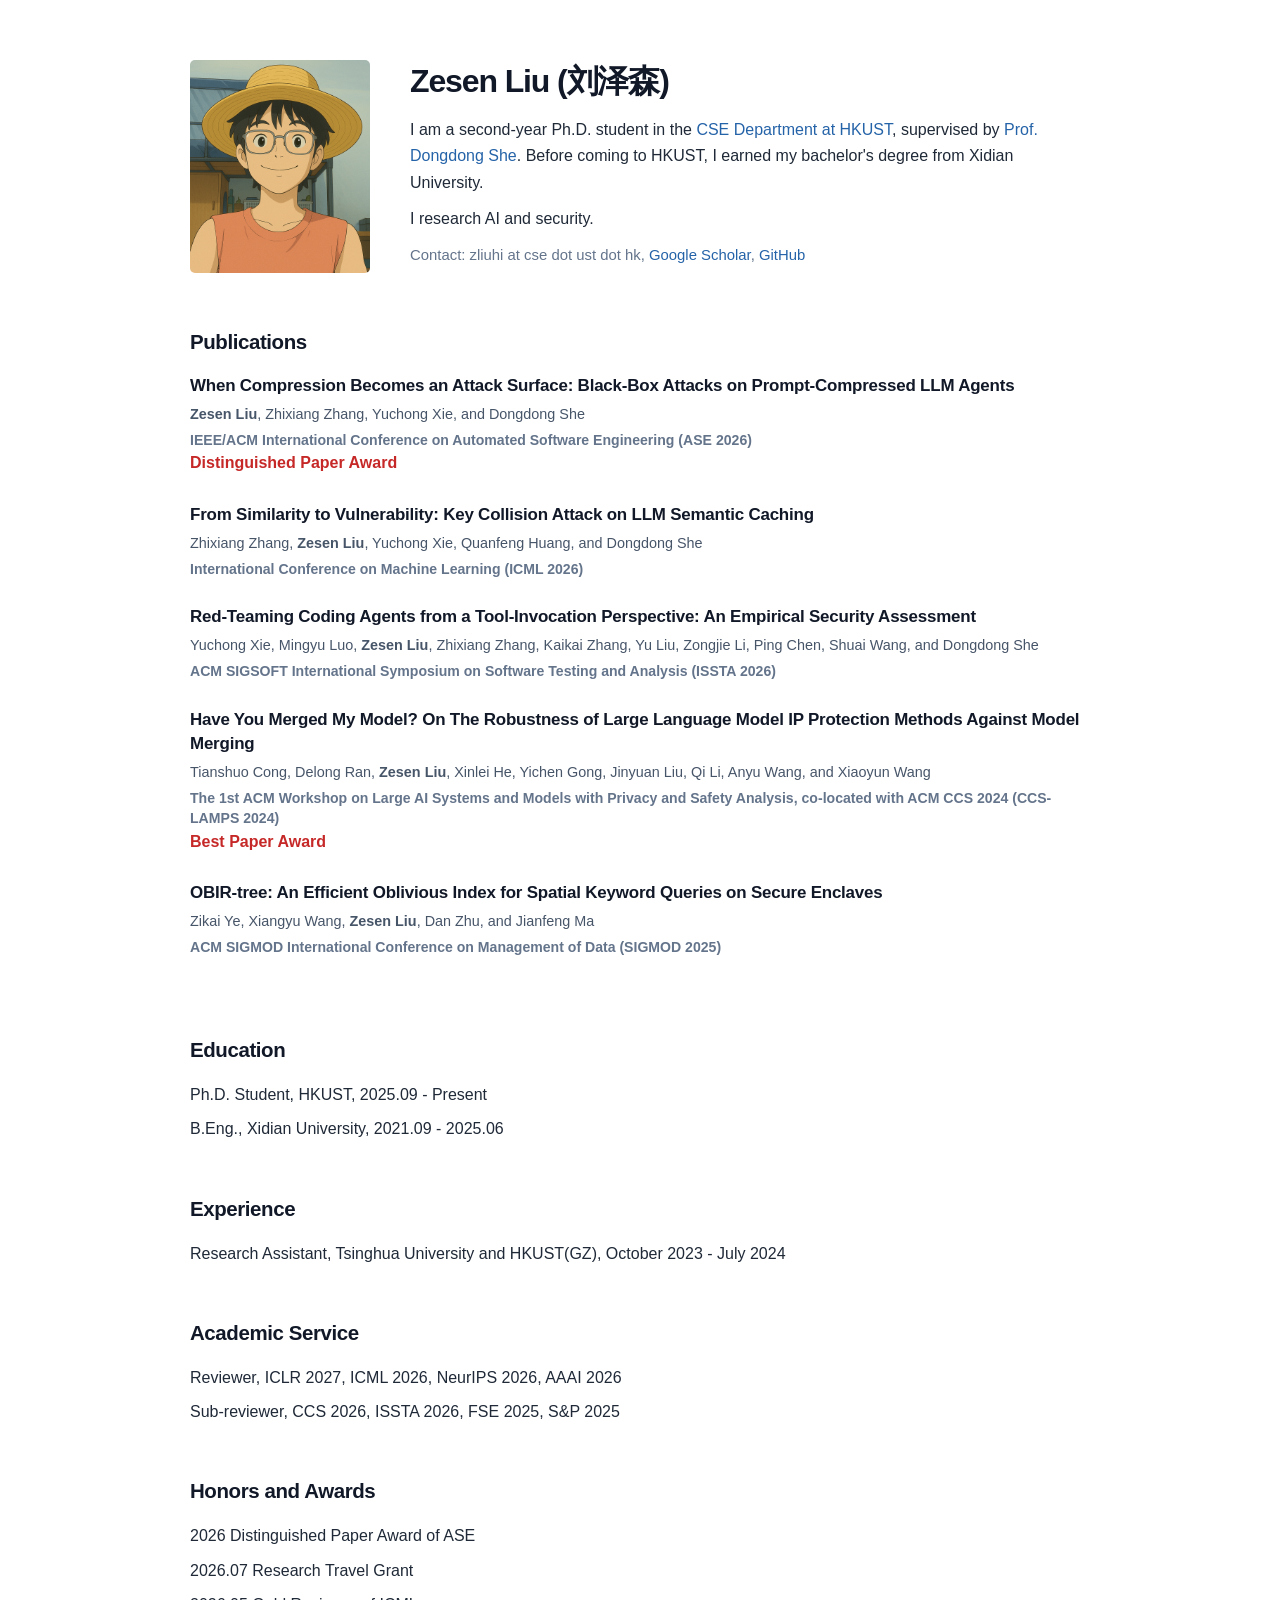
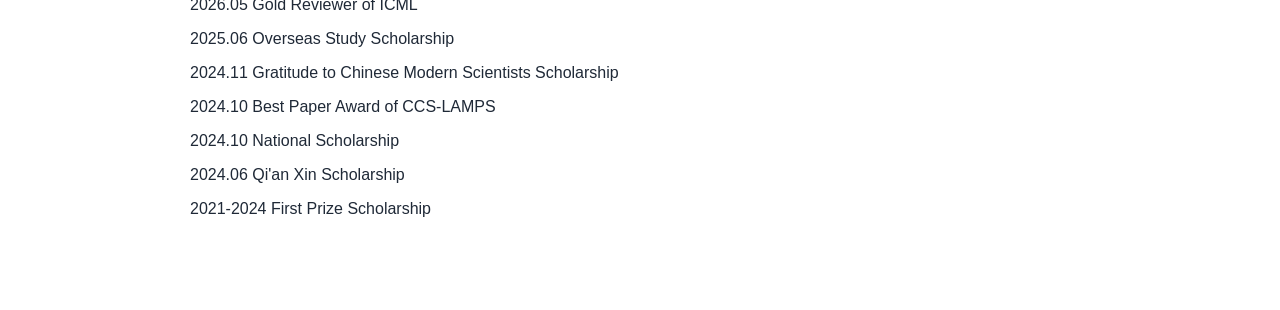
<file: index.html>
<!DOCTYPE html>
<html class="gl-page-background" lang="en">
<head>
<meta charset="utf-8" />
<meta http-equiv="X-UA-Compatible" content="IE=Edge" />
<meta name="viewport" content="width=device-width, initial-scale=1" />
<meta name="robots" content="index, follow" />
<meta http-equiv="Content-Language" content="en" />
<link rel="canonical" href="https://zsliu2003.github.io/" />
<title>Zesen Liu</title>
<link href="assets/styles/gl-common.css" type="text/css" rel="stylesheet" />
<link href="assets/styles/gl-common-day.css" type="text/css" rel="stylesheet" />
<link href="assets/styles/gl-accessible.css" type="text/css" rel="stylesheet" />
<link href="assets/styles/gl-bibtex.css" type="text/css" rel="stylesheet" />
<link href="assets/styles/gl-academic.css?v=9" type="text/css" rel="stylesheet" />
<link href="assets/external/katex.0.11.1/katex.css" type="text/css" rel="stylesheet" />
<meta name="SKYPE_TOOLBAR" content="SKYPE_TOOLBAR_PARSER_COMPATIBLE" />
<meta name="IE_RM_OFF" content="true" />
<meta name="title" content="Zesen Liu" />
<meta name="author" content="Zesen Liu" />
<meta name="description" content="Zesen Liu is a second-year Ph.D. student at HKUST researching AI and security." />
<meta name="created" content="2020-04-21" />
<meta name="format-detection" content="telephone=no" />
<link rel="shortcut icon" href="favicon.ico" type="image/x-icon" />
<link rel="icon" href="favicon.ico" type="image/x-icon" />
<meta name="application-name" content="Zesen Liu" />
<meta name="msapplication-description" content="Zesen Liu is a second-year Ph.D. student at HKUST researching AI and security." />
<meta name="msapplication-TileColor" content="#f2f2f2" />
<meta name="msapplication-square70x70logo" content="https://zsliu2003.github.io/assets/images/tiles/small.jpg" />
<meta name="msapplication-square150x150logo" content="https://zsliu2003.github.io/assets/images/tiles/medium.jpg" />
<meta name="msapplication-wide310x150logo" content="https://zsliu2003.github.io/assets/images/tiles/wide.jpg" />
<meta name="msapplication-square310x310logo" content="https://zsliu2003.github.io/assets/images/tiles/large.jpg" />
<link href="photo2.jpg" rel="photo2" />
<meta property="og:site_name" content="Zesen Liu" />
<meta property="og:type" content="article" />
<meta property="og:title" content="Zesen Liu" />
<meta property="og:locale" content="en" />
<meta property="og:url" content="https://zsliu2003.github.io/" />
<meta property="og:description" content="Zesen Liu is a second-year Ph.D. student at HKUST researching AI and security." />
<meta property="article:published_time" content="2020-04-21" />
<meta property="article:modified_time" content="2026-09-23" />
<meta name="twitter:card" content="summary" />
<meta name="twitter:title" content="Zesen Liu" />
<meta name="twitter:description" content="Zesen Liu is a second-year Ph.D. student at HKUST researching AI and security." />
<meta property="twitter:image" content="https://zsliu2003.github.io/assets/images/hero-image.jpg" />
<script type="text/javascript" src="assets/scripts/common.js"></script>
</head>
<body>
<div class="gl-body-wrapper gl-entry">
<div class="gl-main" role="main">
<div id="post-metadata">
<h1>Zesen Liu (刘泽森)</h1>
</div>
<article id="post-content" class="gl-suppress-deco">
<p><img src="assets/images/photo1.png" alt="Portrait of Zesen Liu" /></p>
<p>I am a second-year Ph.D. student in the <a href="https://cse.hkust.edu.hk/">CSE Department at HKUST</a>, supervised by <a href="https://cse.hkust.edu.hk/~dongdong/">Prof. Dongdong She</a>. Before coming to HKUST, I earned my bachelor&#39;s degree from Xidian University.</p>
<p>I research AI and security.</p>
<p>Contact: zliuhi at cse dot ust dot hk, <a href="https://scholar.google.com/citations?user=8fY3920AAAAJ&amp;hl=zh-CN">Google Scholar</a>, <a href="https://github.com/zsLiu2003">GitHub</a></p>
<h2>Publications</h2>
<style>
.gl-bibtex-entry-extra { color: #c62828; font-weight: 700; }
</style>
<!-- ### Agentic AI and LLM Systems -->
<div class="gl-bibtex-bst-bio">
<div class="gl-bibtex-entry" id="bibitem_">
<div class="gl-bibtex-entry-title"><span class="gl-bibtex-entry-bullet" aria-label="bullet symbol" role="img"><span aria-hidden="true">&#8226;</span> </span><a href="https://arxiv.org/abs/2510.22963" rel="nofollow">When Compression Becomes an Attack Surface: Black-Box Attacks on Prompt-Compressed LLM Agents</a></div>
<div class="gl-bibtex-entry-authors"><span class="gl-bibtex-tex-textbf">Zesen Liu</span>, Zhixiang Zhang, Yuchong Xie, and Dongdong She</div>
<div class="gl-bibtex-entry-info"><span class="gl-bibtex-entry-venue"><span class="gl-bibtex-tex-textbf">IEEE/ACM International Conference on Automated Software Engineering (ASE 2026)</span></span></div>
<div class="gl-bibtex-entry-extra"><span class="gl-bibtex-tex-textbf">Distinguished Paper Award</span></div>
</div>
<div class="gl-bibtex-entry gl-bibtex-notfirstentry" id="bibitem_">
<div class="gl-bibtex-entry-title"><span class="gl-bibtex-entry-bullet" aria-label="bullet symbol" role="img"><span aria-hidden="true">&#8226;</span> </span><a href="https://arxiv.org/abs/2601.23088" rel="nofollow">From Similarity to Vulnerability: Key Collision Attack on LLM Semantic Caching</a></div>
<div class="gl-bibtex-entry-authors">Zhixiang Zhang, <span class="gl-bibtex-tex-textbf">Zesen Liu</span>, Yuchong Xie, Quanfeng Huang, and Dongdong She</div>
<div class="gl-bibtex-entry-info"><span class="gl-bibtex-entry-venue"><span class="gl-bibtex-tex-textbf">International Conference on Machine Learning (ICML 2026)</span></span></div>
</div>
<div class="gl-bibtex-entry gl-bibtex-notfirstentry" id="bibitem_">
<div class="gl-bibtex-entry-title"><span class="gl-bibtex-entry-bullet" aria-label="bullet symbol" role="img"><span aria-hidden="true">&#8226;</span> </span><a href="https://arxiv.org/abs/2509.05755" rel="nofollow">Red-Teaming Coding Agents from a Tool-Invocation Perspective: An Empirical Security Assessment</a></div>
<div class="gl-bibtex-entry-authors">Yuchong Xie, Mingyu Luo, <span class="gl-bibtex-tex-textbf">Zesen Liu</span>, Zhixiang Zhang, Kaikai Zhang, Yu Liu, Zongjie Li, Ping Chen, Shuai Wang, and Dongdong She</div>
<div class="gl-bibtex-entry-info"><span class="gl-bibtex-entry-venue"><span class="gl-bibtex-tex-textbf">ACM SIGSOFT International Symposium on Software Testing and Analysis (ISSTA 2026)</span></span></div>
</div>
<div class="gl-bibtex-entry gl-bibtex-notfirstentry" id="bibitem_">
<div class="gl-bibtex-entry-title"><span class="gl-bibtex-entry-bullet" aria-label="bullet symbol" role="img"><span aria-hidden="true">&#8226;</span> </span><a href="https://dl.acm.org/doi/abs/10.1145/3689217.3690614" rel="nofollow">Have You Merged My Model? On The Robustness of Large Language Model IP Protection Methods Against Model Merging</a></div>
<div class="gl-bibtex-entry-authors">Tianshuo Cong, Delong Ran, <span class="gl-bibtex-tex-textbf">Zesen Liu</span>, Xinlei He, Yichen Gong, Jinyuan Liu, Qi Li, Anyu Wang, and Xiaoyun Wang</div>
<div class="gl-bibtex-entry-info"><span class="gl-bibtex-entry-venue"><span class="gl-bibtex-tex-textbf">The 1st ACM Workshop on Large AI Systems and Models with Privacy and Safety Analysis, co-located with ACM CCS 2024 (CCS-LAMPS 2024)</span></span></div>
<div class="gl-bibtex-entry-extra"><span class="gl-bibtex-tex-textbf">Best Paper Award</span></div>
</div>
<div class="gl-bibtex-entry gl-bibtex-notfirstentry" id="bibitem_">
<div class="gl-bibtex-entry-title"><span class="gl-bibtex-entry-bullet" aria-label="bullet symbol" role="img"><span aria-hidden="true">&#8226;</span> </span><a href="https://dl.acm.org/doi/abs/10.1145/3709708" rel="nofollow">OBIR-tree: An Efficient Oblivious Index for Spatial Keyword Queries on Secure Enclaves</a></div>
<div class="gl-bibtex-entry-authors">Zikai Ye, Xiangyu Wang, <span class="gl-bibtex-tex-textbf">Zesen Liu</span>, Dan Zhu, and Jianfeng Ma</div>
<div class="gl-bibtex-entry-info"><span class="gl-bibtex-entry-venue"><span class="gl-bibtex-tex-textbf">ACM SIGMOD International Conference on Management of Data (SIGMOD 2025)</span></span></div>
</div>
</div><h2>Education</h2>
<ul>
<li>Ph.D. Student, HKUST, 2025.09 - Present</li>
<li>B.Eng., Xidian University, 2021.09 - 2025.06</li>
</ul>
<h2>Experience</h2>
<ul>
<li>Research Assistant, Tsinghua University and HKUST(GZ), October 2023 - July 2024</li>
</ul>
<h2>Academic Service</h2>
<ul>
<li>Reviewer, ICLR 2027, ICML 2026, NeurIPS 2026, AAAI 2026</li>
<li>Sub-reviewer, CCS 2026, ISSTA 2026, FSE 2025, S&amp;P 2025</li>
</ul>
<h2>Honors and Awards</h2>
<ul>
<li>2026 Distinguished Paper Award of ASE</li>
<li>2026.07 Research Travel Grant</li>
<li>2026.05 Gold Reviewer of ICML</li>
<li>2025.06 Overseas Study Scholarship</li>
<li>2024.11 Gratitude to Chinese Modern Scientists Scholarship</li>
<li>2024.10 Best Paper Award of CCS-LAMPS</li>
<li>2024.10 National Scholarship</li>
<li>2024.06 Qi&#39;an Xin Scholarship</li>
<li>2021-2024 First Prize Scholarship</li>
</ul>

</article>
</div>
</div>
<script type="text/javascript">window.GLFinishLoading();</script>
</body>
</html>
</file>
<file: assets/styles/gl-common.css>
/* Display CNY symbol and quotation marks with Micorosft YaHei. */
@font-face
{
    font-family: 'ChSimpPunctSans-YaHei';
    src: local('MicrosoftYaHeiBold'), local('Microsoft YaHei Bold'), local('Microsoft YaHei');
    font-weight: 700;
    unicode-range: U+A5, U+201C, U+201D, U+2018, U+2019;
}
@font-face
{
    font-family: 'ChSimpPunctSans-YaHei';
    src: local('MicrosoftYaHeiRegular'), local('Microsoft YaHei Regular'), local('Microsoft YaHei');
    font-weight: 400;
    unicode-range: U+A5, U+201C, U+201D, U+2018, U+2019;
}
@font-face
{
    font-family: 'ChSimpPunctSans-YaHei';
    src: local('MicrosoftYaHeiLight'), local('Microsoft YaHei Light'), local('Microsoft YaHei');
    font-weight: 300;
    unicode-range: U+A5, U+201C, U+201D, U+2018, U+2019;
}

/* Display CNY symbol, quotation marks and dashes with PingFang SC. */
@font-face
{
    font-family: 'ChSimpPunctSans-PingFangSC';
    src: local('PingFangSC-Semibold'), local('PingFang-SC-Semibold'), local('PingFang SC Semibold');
    font-weight: 600;
    unicode-range: U+A5, U+201C, U+201D, U+2018, U+2019, U+2013, U+2014;
}
@font-face
{
    font-family: 'ChSimpPunctSans-PingFangSC';
    src: local('PingFangSC-Medium'), local('PingFang-SC-Medium'), local('PingFang SC Medium'), local('PingFang SC');
    font-weight: 500;
    unicode-range: U+A5, U+201C, U+201D, U+2018, U+2019, U+2013, U+2014;
}
@font-face
{
    font-family: 'ChSimpPunctSans-PingFangSC';
    src: local('PingFangSC-Regular'), local('PingFang-SC-Regular'), local('PingFang SC Regular'), local('PingFang SC');
    font-weight: 400;
    unicode-range: U+A5, U+201C, U+201D, U+2018, U+2019, U+2013, U+2014;
}
@font-face
{
    font-family: 'ChSimpPunctSans-PingFangSC';
    src: local('PingFangSC-Light'), local('PingFang-SC-Light'), local('PingFang SC Light'), local('PingFang SC');
    font-weight: 300;
    unicode-range: U+A5, U+201C, U+201D, U+2018, U+2019, U+2013, U+2014;
}
@font-face
{
    font-family: 'ChSimpPunctSans-PingFangSC';
    src: local('PingFangSC-Ultralight'), local('PingFang-SC-Ultralight'), local('PingFang SC Ultralight'), local('PingFang SC');
    font-weight: 200;
    unicode-range: U+A5, U+201C, U+201D, U+2018, U+2019, U+2013, U+2014;
}
@font-face
{
    font-family: 'ChSimpPunctSans-PingFangSC';
    src: local('PingFangSC-Thin'), local('PingFang-SC-Thin'), local('PingFang SC Thin'), local('PingFang SC');
    font-weight: 100;
    unicode-range: U+A5, U+201C, U+201D, U+2018, U+2019, U+2013, U+2014;
}

/* Display ellipsis with SimSun. */
@font-face
{
    font-family: 'ChSimpPunctSans-SimSun';
    src: local('NSimSun'), local('SimSun');
    font-weight: 400;
    unicode-range: U+2026;
}

/* Display ellipsis with Songti SC. */
@font-face
{
    font-family: 'ChSimpPunctSans-SongtiSC';
    src: local('STSongti-SC-Black'), local('STSongti SC Black'), local('Songti SC');
    font-weight: 900;
    unicode-range: U+2026;
}
@font-face
{
    font-family: 'ChSimpPunctSans-SongtiSC';
    src: local('STSongti-SC-Bold'), local('STSongti SC Bold'), local('Songti SC');
    font-weight: 700;
    unicode-range: U+2026;
}
@font-face
{
    font-family: 'ChSimpPunctSans-SongtiSC';
    src: local('STSongti-SC-Regular'), local('STSongti SC Regular'), local('Songti SC');
    font-weight: 400;
    unicode-range: U+2026;
}
@font-face
{
    font-family: 'ChSimpPunctSans-SongtiSC';
    src: local('STSongti-SC-Light'), local('STSongti SC Light'), local('Songti SC');
    font-weight: 300;
    unicode-range: U+2026;
}

*
{
    font-family: inherit;
    -moz-box-sizing: inherit;
    -webkit-box-sizing: inherit;
    box-sizing: inherit;
    -ms-high-contrast-adjust: inherit;
}

html
{
    -ms-high-contrast-adjust: auto;
    -moz-box-sizing: border-box;
    -webkit-box-sizing: border-box;
    box-sizing: border-box;
}

html, body
{
    font-size: /* @@ BaseFontSizeNarrow */ 16px /* BaseFontSizeNarrow @@ */;
    line-height: 1.6;
    padding: 0;
    margin: 0;
}

/* [lang]:lang(zh) / [lang]:not(:lang(zh))
** allows us to alter the font fallback stack
** only when the language switches.
*/
html,
[lang]:not(:lang(zh)):not(pre):not(code):not(samp):not(kbd):not(var)
{
    font-family:
        /* @@ LatinSansFont */
            'Segoe UI', 'Helvetica Neue', 'HelveticaNeue', 'Helvetica', 'Arial'
        /* LatinSansFont @@ */,
        /* @@ ChSimpSansFontLow */
            'Microsoft YaHei', 'PingFang SC', 'PingFangSC'
        /* ChSimpSansFontLow @@ */,
        /* @@ EmojiFont */
            'Segoe UI Emoji', 'Segoe UI Symbol', 'Apple Color Emoji', 'AppleColorEmoji'
        /* EmojiFont @@ */,
        sans-serif;
}

html:lang(zh),
[lang]:lang(zh):not(pre):not(code):not(samp):not(kbd):not(var)
{
    font-family:
        /* @@ ChSimpPunctSansFont */
            'ChSimpPunctSans-YaHei', 'ChSimpPunctSans-PingFangSC', 'ChSimpPunctSans-SongtiSC', 'ChSimpPunctSans-SimSun'
        /* ChSimpPunctSansFont @@ */,
        /* @@ LatinSansFont */
            'Segoe UI', 'Helvetica Neue', 'HelveticaNeue', 'Helvetica', 'Arial'
        /* LatinSansFont @@ */,
        /* @@ ChSimpSansFontLow */
            'Microsoft YaHei', 'PingFang SC', 'PingFangSC'
        /* ChSimpSansFontLow @@ */,
        /* @@ EmojiFont */
            'Segoe UI Emoji', 'Segoe UI Symbol', 'Apple Color Emoji', 'AppleColorEmoji'
        /* EmojiFont @@ */,
        sans-serif;
}

.gl-phantom { visibility: hidden; }

.gl-body-wrapper
{
    margin: auto;
    padding: 15px /* @@ PageLeftRightMarginNarrow */ 16px /* PageLeftRightMarginNarrow @@ */;
    max-width: 1024px;
}

#post-metadata > h1 { margin-bottom: 0.4em; }

.dateline, .byline-name { display: inline-block; }

.gl-entry blockquote
{
    border-left-style: solid;
    border-left-width: 0.2em;
    padding: 0 1em;
    margin: 1em 0;
}

.gl-entry table,
.gl-entry p
{
    margin-top: 1em;
    margin-bottom: 1em;
}

.gl-entry mark
{
    -ms-high-contrast-adjust: none !important;
}

.gl-entry cite:lang(zh) { font-style: normal; }

.gl-entry pre
{
    border-radius: 2px;
    padding: 1em;
    line-height: 1.2;
    -ms-word-break: break-all;
    word-break: break-all;
    -ms-word-wrap: break-word;
    word-wrap: break-word;
    white-space: -pre-wrap;
    white-space: -o-pre-wrap;
    white-space: -moz-pre-wrap;
    white-space: pre-wrap;
}
.gl-entry pre,
.gl-entry code,
.gl-entry samp,
.gl-entry kbd
{
    -ms-word-break: break-all;
    word-break: break-all;
    -ms-word-wrap: break-word;
    word-wrap: break-word;
    white-space: -pre-wrap;
    white-space: -o-pre-wrap;
    white-space: -moz-pre-wrap;
    white-space: pre-wrap;
    font-family:
        /* @@ LatinMonoFont */
            'Consolas', 'Menlo', 'Courier New', 'Courier'
        /* LatinMonoFont @@ */,
        /* @@ ChSimpMonoFontLow */
            'Microsoft YaHei', 'PingFang SC', 'PingFangSC'
        /* ChSimpMonoFontLow @@ */,
        /* @@ EmojiFont */
            'Segoe UI Emoji', 'Segoe UI Symbol', 'Apple Color Emoji', 'AppleColorEmoji'
        /* EmojiFont @@ */,
        monospace;
}
.gl-entry var
{
    -ms-word-break: break-all;
    word-break: break-all;
    font-family:
        /* @@ LatinSerifFont */
            'Georgia', 'Times New Roman'
        /* LatinSerifFont @@ */,
        /* @@ ChSimpSerifFont */
            'STZhongsong', 'STSongTi', 'STFangSong', 'SimSun'
        /* ChSimpSerifFont @@ */,
        /* @@ EmojiFont */
            'Segoe UI Emoji', 'Segoe UI Symbol', 'Apple Color Emoji', 'AppleColorEmoji'
        /* EmojiFont @@ */,
        serif;
    font-style: italic;
}
.gl-entry pre,
.gl-entry code,
.gl-entry samp,
.gl-entry kbd,
.gl-entry var
{
    -ms-word-break: break-all;
    word-break: break-all;
    -ms-word-wrap: break-word;
    word-wrap: break-word;
    white-space: -pre-wrap;
    white-space: -o-pre-wrap;
    white-space: -moz-pre-wrap;
    white-space: pre-wrap;
}
.gl-entry :not(pre) > code,
.gl-entry :not(pre) > samp,
.gl-entry kbd
{
    border-radius: 2px;
    padding: 0.1em 0.2em;
}
.gl-entry kbd
{
    border: 1px solid transparent;
    border-bottom-width: 2px;
    border-bottom-style: solid;
}

.gl-entry h1
{
    border-bottom-style: solid;
    border-bottom-width: 1px;
    font-size: 2em;
}
.gl-entry h2
{
    border-bottom-style: solid;
    border-bottom-width: 1px;
    font-size: 1.6em;
}
.gl-entry h1, .gl-entry h2 { padding-bottom: 0.1em; }
.gl-entry h3 { font-size: 1.4em; }
.gl-entry h4 { font-size: 1.3em; }
.gl-entry h5 { font-size: 1.2em; }
.gl-entry h6 { font-size: 1.1em; }
.gl-entry h1, .gl-entry h2, .gl-entry h3,
.gl-entry h4, .gl-entry h5, .gl-entry h6
{
    font-weight: 600;
    margin: 0.5em 0;
    padding-bottom: 0.2em;
    line-height: 1.4;
}
.gl-entry h1 { margin-top: 0; }

.gl-entry h1, .gl-entry h2, .gl-entry h3,
.gl-entry h4, .gl-entry h5, .gl-entry h6,
.gl-entry table > thead
{
    /* @@ AvoidBreakAfter */
-webkit-column-break-after: avoid;
-webkit-break-after: avoid;
page-break-after: avoid;    
break-after: avoid;
    /* AvoidBreakAfter @@ */
}

.gl-entry ol > li:first-child + li,
.gl-entry ul > li:first-child + li,
.gl-entry table > tbody > tr:first-child + tr
{
    /* @@ AvoidBreakBefore */
-webkit-page-break-before: avoid;
-webkit-column-break-before: avoid;
-webkit-region-break-before: avoid;
page-break-before: avoid;
break-before: avoid;
    /* AvoidBreakBefore @@ */
}

.gl-entry table
{
    border-collapse: collapse;
}

.gl-entry table > thead > tr > th, .gl-entry table > tbody > tr > td
{
    border-width: 1px;
    border-style: solid;
    padding: 0.2em 1em;
}

.gl-entry abbr[title]
{
    cursor: help;
    text-decoration: none;
}

.gl-entry abbr.obscure-abbr[title]
{
    border-bottom: 1px dotted;
}

.gl-entry em:lang(zh)
{
    font-style: normal;
    border-bottom: 3px double;
}

.gl-entry .gl-small-caps
{
    font-variant: small-caps;
}

.gl-entry u
{
    text-decoration: none;
}

.gl-entry u[gl-unusual="ungrammatical"],
.gl-entry u[gl-unusual="misspelled"]
{
    border-bottom-width: 1px;
    border-bottom-style: dashed;
}

.gl-entry u[gl-unusual="ungrammatical"]::before
{
    content: '* ';
}

.gl-entry u[gl-unusual="proper-noun"]:lang(zh)
{
    border-bottom: 1px solid;
}

/* A dead person's name is in a box in Chinese. */
.gl-entry u[gl-unusual="dead"]:lang(zh)
{
    border: 1px solid;
    padding: 0 0.2em 0.1em 0.2em;
}

.gl-entry a { text-decoration: none; }
.gl-entry a[href]:hover { text-decoration: underline; }

.gl-entry a[target="_blank"]::after
{
    content: ' ↗';
    font-family: /* @@ ArrowFont */ 'Calibri', 'Segoe UI Symbol', 'Segoe UI Emoji', '.LucidaGrandeUI-Bold', 'Lucida Grande', 'Menlo', 'Apple Color Emoji', 'AppleColorEmoji' /* ArrowFont @@ */;
}

.gl-entry figcaption > a::before,
.gl-entry figcaption > a::after,
.gl-entry a.gl-suppress-deco::before,
.gl-entry a.gl-suppress-deco::after,
.gl-entry .gl-suppress-deco a::before,
.gl-entry .gl-suppress-deco a::after,
footer a::before,
footer a::after
{
    content: '' !important;
}

footer
{
    clear: both;
    text-align: center;
}
footer.gl-footer-far
{
    margin-top: 2em;
    margin-bottom: 2em;
}
footer.gl-footer-near
{
    margin-top: 0;
    margin-bottom: 2em;
}
footer > *:not(.gl-preserved-dummy-class)
{
    margin: 0.5em 0.5em 0 0.5em;
}

.gl-image-box
{
    margin: 0;
    padding: 1em;
    text-align: center;
    /* @@ AvoidBreakInside */
-webkit-column-break-inside: avoid;
-webkit-break-inside: avoid;
page-break-inside: avoid;
break-inside: avoid;
    /* AvoidBreakInside @@ */
}

.gl-image-box *
{
    /* @@ AvoidBreakBefore */
-webkit-page-break-before: avoid;
-webkit-column-break-before: avoid;
-webkit-region-break-before: avoid;
page-break-before: avoid;
break-before: avoid;
    /* AvoidBreakBefore @@ */
    /* @@ AvoidBreakInside */
-webkit-column-break-inside: avoid;
-webkit-break-inside: avoid;
page-break-inside: avoid;
break-inside: avoid;
    /* AvoidBreakInside @@ */
    /* @@ AvoidBreakAfter */
-webkit-column-break-after: avoid;
-webkit-break-after: avoid;
page-break-after: avoid;    
break-after: avoid;
    /* AvoidBreakAfter @@ */
}

.katex-display
{
    /* @@ AvoidBreakInside */
-webkit-column-break-inside: avoid;
-webkit-break-inside: avoid;
page-break-inside: avoid;
break-inside: avoid;
    /* AvoidBreakInside @@ */
}

.katex-display *
{
    /* @@ AvoidBreakBefore */
-webkit-page-break-before: avoid;
-webkit-column-break-before: avoid;
-webkit-region-break-before: avoid;
page-break-before: avoid;
break-before: avoid;
    /* AvoidBreakBefore @@ */
    /* @@ AvoidBreakInside */
-webkit-column-break-inside: avoid;
-webkit-break-inside: avoid;
page-break-inside: avoid;
break-inside: avoid;
    /* AvoidBreakInside @@ */
    /* @@ AvoidBreakAfter */
-webkit-column-break-after: avoid;
-webkit-break-after: avoid;
page-break-after: avoid;    
break-after: avoid;
    /* AvoidBreakAfter @@ */
}

.gl-float-always-left { float: left; }
.gl-float-always-right { float: right; }

@-webkit-keyframes targeted
{
    17% { opacity: 0; }
    33% { opacity: 1; }
    50% { opacity: 0; }
    67% { opacity: 1; }
    83% { opacity: 0; }
}
@-moz-keyframes targeted
{
    17% { opacity: 0; }
    33% { opacity: 1; }
    50% { opacity: 0; }
    67% { opacity: 1; }
    83% { opacity: 0; }
}
@-o-keyframes targeted
{
    17% { opacity: 0; }
    33% { opacity: 1; }
    50% { opacity: 0; }
    67% { opacity: 1; }
    83% { opacity: 0; }
}
@keyframes targeted
{
    17% { opacity: 0; }
    33% { opacity: 1; }
    50% { opacity: 0; }
    67% { opacity: 1; }
    83% { opacity: 0; }
}

body.gl-targeted-animation *:target
{
    -webkit-animation: targeted 1200ms 120ms;
    -moz-animation: targeted 1200ms 120ms;
    -o-animation: targeted 1200ms 120ms;
    animation: targeted 1200ms 120ms;
}

.gl-reset-animations
{
    -webkit-animation: none !important;
    -moz-animation: none !important;
    -o-animation: none !important;
    animation: none !important;
}

@media (min-resolution: 140dpi)
{
    html,
    [lang]:not(:lang(zh)):not(pre):not(code):not(samp):not(kbd):not(var)
    {
        font-family:
            /* @@ LatinSansFont */
                'Segoe UI', 'Helvetica Neue', 'HelveticaNeue', 'Helvetica', 'Arial'
            /* LatinSansFont @@ */,
            /* @@ ChSimpSansFontHigh */
                'DengXian', 'Microsoft YaHei', 'PingFang SC', 'PingFangSC'
            /* ChSimpSansFontHigh @@ */,
            /* @@ EmojiFont */
                'Segoe UI Emoji', 'Segoe UI Symbol', 'Apple Color Emoji', 'AppleColorEmoji'
            /* EmojiFont @@ */,
            sans-serif;
    }
    html:lang(zh),
    [lang]:lang(zh):not(pre):not(code):not(samp):not(kbd):not(var)
    {
        font-family:
            /* @@ ChSimpPunctSansFont */
                'ChSimpPunctSans-YaHei', 'ChSimpPunctSans-PingFangSC', 'ChSimpPunctSans-SongtiSC', 'ChSimpPunctSans-SimSun'
            /* ChSimpPunctSansFont @@ */,
            /* @@ LatinSansFont */
                'Segoe UI', 'Helvetica Neue', 'HelveticaNeue', 'Helvetica', 'Arial'
            /* LatinSansFont @@ */,
            /* @@ ChSimpSansFontHigh */
                'DengXian', 'Microsoft YaHei', 'PingFang SC', 'PingFangSC'
            /* ChSimpSansFontHigh @@ */,
            /* @@ EmojiFont */
                'Segoe UI Emoji', 'Segoe UI Symbol', 'Apple Color Emoji', 'AppleColorEmoji'
            /* EmojiFont @@ */,
            sans-serif;
    }
    .gl-entry code,
    .gl-entry samp,
    .gl-entry kbd
    {
        font-family:
            /* @@ LatinMonoFont */
                'Consolas', 'Menlo', 'Courier New', 'Courier'
            /* LatinMonoFont @@ */,
            /* @@ ChSimpMonoFontHigh */
                'DengXian', 'Microsoft YaHei', 'PingFang SC', 'PingFangSC'
            /* ChSimpMonoFontHigh @@ */,
            /* @@ EmojiFont */
                'Segoe UI Emoji', 'Segoe UI Symbol', 'Apple Color Emoji', 'AppleColorEmoji'
            /* EmojiFont @@ */,
            monospace;
    }
}

@media not all and (min-width: 500px)
{
    .gl-wide-only
    {
        display: none !important;
    }
}

@media all and (min-width: 500px)
{
    html, body
    {
        font-size: /* @@ BaseFontSizeWide */ 16px /* BaseFontSizeWide @@ */;
    }
    .gl-body-wrapper
    {
        padding: 20px /* @@ PageLeftRightMarginWide */ 2.5vw /* PageLeftRightMarginWide @@ */;
    }
    .gl-narrow-only
    {
        display: none !important;
    }
    .gl-float-left
    {
        float: left;
    }
    .gl-float-right
    {
        float: right;
    }
}

.gl-horizontal-only
{
    display: none !important;
}

@media not print
{
    .gl-print-only
    {
        display: none !important;
    }
}

@media print
{
    html
    {
        -ms-high-contrast-adjust: none !important;
    }
    body
    {
        -ms-zoom: 90%;
        zoom: 90%;
    }
    .gl-print-forbidden
    {
        display: none !important;
    }
    .gl-body-wrapper
    {
        margin: 0 !important;
        padding: 0 !important;
    }
    .gl-entry abbr.obscure-abbr[title]
    {
        border-bottom: none;
    }
    .gl-entry abbr.obscure-abbr[title]::after
    {
        content: " (" attr(title) ")";
    }
    .gl-entry abbr.obscure-abbr[title]:lang(zh)::after
    {
        content: "（" attr(title) "）";
    }
    footer
    {
        margin-bottom: 0 !important;
    }
    .gl-entry a[href]::after
    {
        content: ' 🔗';
        font-family: /* @@ SymbolFont */ 'Segoe UI Symbol', 'Segoe UI Emoji', 'Helvetica Neue', 'HelveticaNeue', 'Helvetica', 'Apple Color Emoji', 'AppleColorEmoji' /* SymbolFont @@ */;
    }
    .gl-entry a[target="_blank"]::after
    {
        content: ' ↗';
        font-family: /* @@ ArrowFont */ 'Calibri', 'Segoe UI Symbol', 'Segoe UI Emoji', '.LucidaGrandeUI-Bold', 'Lucida Grande', 'Menlo', 'Apple Color Emoji', 'AppleColorEmoji' /* ArrowFont @@ */;
    }
    .gl-entry a[href^="javascript:"]::after
    {
        content: ' 📜';
        font-family: /* @@ SymbolFont */ 'Segoe UI Symbol', 'Segoe UI Emoji', 'Helvetica Neue', 'HelveticaNeue', 'Helvetica', 'Apple Color Emoji', 'AppleColorEmoji' /* SymbolFont @@ */;
    }
}

.gl-horizontal-forbidden
{
    display: none !important;
}

/* Manifest errors. */
.gl-blog-warning
{
    background: white !important;
    padding-left: 0.2em !important;
    padding-right: 0.2em !important;
    border: solid 1px red !important;
    color: red !important;
    font-weight: bold !important;
    font-family: Georgia, 'Times New Roman', Times, serif !important;
    -ms-high-contrast-adjust: none !important;
}
.gl-blog-warning > code
{
    -ms-high-contrast-adjust: auto !important;
    font-family: 'Consolas', 'Menlo', 'Courier New', 'Courier', monospace !important;
}
</file>
<file: assets/styles/gl-common-day.css>
/* Edge (Chromium) sets the background of <body> under High
** Contrast mode even if -ms-high-contrast-adjust: none;
** is effective on <body>. This makes sure if I manually
** disable -ms-high-contrast-adjust on <html> tag, I get
** normal palette with High Contrast layout.
*/
body, .gl-page-background { background: #FAFAFA; }

.gl-entry { color: #111; }
.gl-entry-metadata-box { color: #5a5a5a; }

.gl-entry mark
{
    background: yellow;
    color: black;
}

.gl-entry u[gl-unusual="ungrammatical"]
{
    border-bottom-color: #24d;
}
.gl-entry u[gl-unusual="misspelled"]
{
    border-bottom-color: #d24;
}

.gl-entry pre
{
    background: #EEE;
    color: black;
}
.gl-entry :not(pre) > code
{
    background: #f9f2f4;
    color: #c7254e;
}
.gl-entry :not(pre) > samp
{
    background: #ebfaeb;
    color: #0b8e0b;
}
.gl-entry kbd
{
    color: black;
    background: #dedede;
    border-color: #dedede;
    border-bottom-color: #999;
}
.gl-entry blockquote
{
    border-color: #777;
    color: #444;
}

.gl-entry h1, .gl-entry h2 { border-color: #CCC; }

.gl-entry table > thead > tr > th, .gl-entry table > tbody > tr > td
{ border-color: #CCC; }

.gl-entry table:not(.gl-suppress-banding) > tbody > tr:nth-child(2n+5),
.gl-entry table:not(.gl-suppress-banding) > tbody > tr:first-child:not(:nth-last-child(-n+3)),
.gl-entry table:not(.gl-suppress-banding) > tbody > tr:nth-child(3):not(:last-child)
{ background-color: rgba(0, 0, 0, 0.02); }

/* Main color inferred by Windows from BLEU DE CHANEL picutres. */
.gl-entry a[href]:link { color: #0078d7; }
.gl-entry a[href]:visited { color: #0078d7; }
.gl-entry a[href]:hover { color: #0078d7; }
.gl-entry a[href]:active { color: #004275; }

.gl-entry footer
{
    color: #555;
}

.gl-entry .gl-light-theme-forbidden { display: none !important; }

@media print
{
    /* Some browsers don't print background graphics.
     * Make sure highlighted content is identifiable.
     * This style mimics that in High Contrast mode.
     */
    .gl-entry mark
    {
        border-width: 2px;
        border-style: solid;
        border-color: goldenrod;
        font-weight: bolder;
        padding: 0 0.2em 0.1em 0.2em;
    }
    body, .gl-page-background { background: white; }
    /* Explicitly specify the colours to avoid interference from High Contrast.
     * These values are always used when printing -- dark theme is not applied for printing.
     */
    .gl-entry-metadata-box a[href][href]:link { color: #5a5a5a; }
    .gl-entry-metadata-box a[href][href]:hover { color: #5a5a5a; }
    .gl-entry-metadata-box a[href][href]:visited { color: #5a5a5a; }
    .gl-entry-metadata-box a[href][href]:active { color: #5a5a5a; }
    .gl-entry blockquote figcaption a[href][href]:link { color: #444; }
    .gl-entry blockquote figcaption a[href][href]:hover { color: #444; }
    .gl-entry blockquote figcaption a[href][href]:visited { color: #444; }
    .gl-entry blockquote figcaption a[href][href]:active { color: #444; }
    .gl-entry figcaption a[href][href]:link { color: #222; }
    .gl-entry figcaption a[href][href]:hover { color: #222; }
    .gl-entry figcaption a[href][href]:visited { color: #222; }
    .gl-entry figcaption a[href][href]:active { color: #222; }
    footer a[href][href]:link { color: #222; }
    footer a[href][href]:hover { color: #222; }
    footer a[href][href]:visited { color: #222; }
    footer a[href][href]:active { color: #222; }
}
</file>
<file: assets/styles/gl-accessible.css>
.katex * { -ms-high-contrast-adjust: none !important; }
.katex annotation { display: none !important; }

@media screen and (-ms-high-contrast: active),
       screen and (-ms-high-contrast: black-on-white),
       screen and (-ms-high-contrast: white-on-black)
{
    /* Higher specificity. */
    html .gl-entry mark
    {
        border-width: 2px;
        border-style: dotted;
        border-color: Highlight;
        background: HighlightText;
        color: Highlight;
        font-weight: bolder;
        padding: 0 0.2em 0.1em 0.2em;
    }
    .gl-entry pre,
    .gl-entry :not(pre) > code,
    .gl-entry :not(pre) > samp
    {
        border-width: 1px;
        border-style: solid;
    }
    .gl-entry kbd
    {
        border-bottom-width: 4px;
    }
    .gl-entry blockquote
    {
        border-style: solid;
        border-width: 1px 1px 1px 4px;
    }
    .gl-entry a[href] { text-decoration: underline; }
}

/* if active, forbidden must be hidden.
 * if not active, fallback, active, wob, bow must be hidden.
 * if not wob, wob must be hidden.
 * if not bow, bow must be hidden.
 * if wob or bow, fallback must be hidden.
 */
@media screen and (-ms-high-contrast: active)
{
    .gl-accessible-high-contrast-forbidden { display: none !important; }
}
@media not all and (-ms-high-contrast: active)
{
    .gl-accessible-high-contrast-fallback,
    .gl-accessible-high-contrast-active
    { display: none !important; }

    .gl-entry blockquote > :first-child,
    .gl-entry blockquote > :not(p):first-child > :first-child,
    .gl-entry blockquote > :not(p):first-child > :not(p):first-child > :first-child,
    .gl-entry blockquote > :not(p):first-child > :not(p):first-child > :not(p):first-child > :first-child,
    .gl-entry blockquote > :not(p):first-child > :not(p):first-child > :not(p):first-child > :not(p):first-child > :first-child
    { margin-top: 0; }

    .gl-entry blockquote > :last-child,
    .gl-entry blockquote > :not(p):last-child > :last-child,
    .gl-entry blockquote > :not(p):last-child > :not(p):last-child > :last-child,
    .gl-entry blockquote > :not(p):last-child > :not(p):last-child > :not(p):last-child > :last-child,
    .gl-entry blockquote > :not(p):last-child > :not(p):last-child > :not(p):last-child > :not(p):last-child > :last-child
    { margin-bottom: 0; }
}
@media not all and (-ms-high-contrast: white-on-black)
{
    .gl-accessible-high-contrast-white-on-black { display: none !important; }
}
@media not all and (-ms-high-contrast: black-on-white)
{
    .gl-accessible-high-contrast-black-on-white { display: none !important; }
}
@media screen and (-ms-high-contrast: white-on-black),
       screen and (-ms-high-contrast: black-on-white)
{
    .gl-accessible-high-contrast-forbidden,
    .gl-accessible-high-contrast-fallback
    { display: none !important; }
}

/* high contrast is for screen only. */
@media not screen
{
    .gl-accessible-high-contrast-active,
    .gl-accessible-high-contrast-black-on-white,
    .gl-accessible-high-contrast-white-on-black,
    .gl-accessible-high-contrast-fallback
    {
        display: none !important;
    }

    .gl-entry blockquote > :first-child,
    .gl-entry blockquote > :not(p):first-child > :first-child,
    .gl-entry blockquote > :not(p):first-child > :not(p):first-child > :first-child,
    .gl-entry blockquote > :not(p):first-child > :not(p):first-child > :not(p):first-child > :first-child,
    .gl-entry blockquote > :not(p):first-child > :not(p):first-child > :not(p):first-child > :not(p):first-child > :first-child
    { margin-top: 0; }

    .gl-entry blockquote > :last-child,
    .gl-entry blockquote > :not(p):last-child > :last-child,
    .gl-entry blockquote > :not(p):last-child > :not(p):last-child > :last-child,
    .gl-entry blockquote > :not(p):last-child > :not(p):last-child > :not(p):last-child > :last-child,
    .gl-entry blockquote > :not(p):last-child > :not(p):last-child > :not(p):last-child > :not(p):last-child > :last-child
    { margin-bottom: 0; }
}

/* if the browser does not support -ms-high-contrast-adjust,
 * there is no high contrast functionality available.
 */
@supports not (-ms-high-contrast-adjust: none)
{
    .gl-accessible-high-contrast-black-on-white,
    .gl-accessible-high-contrast-white-on-black,
    .gl-accessible-high-contrast-fallback,
    .gl-accessible-high-contrast-active
    { display: none !important; }

    .gl-entry blockquote > :first-child,
    .gl-entry blockquote > :not(p):first-child > :first-child,
    .gl-entry blockquote > :not(p):first-child > :not(p):first-child > :first-child,
    .gl-entry blockquote > :not(p):first-child > :not(p):first-child > :not(p):first-child > :first-child,
    .gl-entry blockquote > :not(p):first-child > :not(p):first-child > :not(p):first-child > :not(p):first-child > :first-child
    { margin-top: 0; }

    .gl-entry blockquote > :last-child,
    .gl-entry blockquote > :not(p):last-child > :last-child,
    .gl-entry blockquote > :not(p):last-child > :not(p):last-child > :last-child,
    .gl-entry blockquote > :not(p):last-child > :not(p):last-child > :not(p):last-child > :last-child,
    .gl-entry blockquote > :not(p):last-child > :not(p):last-child > :not(p):last-child > :not(p):last-child > :last-child
    { margin-bottom: 0; }
}
</file>
<file: assets/styles/gl-bibtex.css>
.gl-bibtex-preamble
{
    margin-top: 1em;
    margin-bottom: 1em;
}

.gl-bibtex-bst-bio
{
    margin-top: 1em;
    margin-bottom: 1em;
}

.gl-bibtex-bst-bio > .gl-bibtex-entry
{
    margin-top: 0.5em;
    margin-bottom: 0.5em;
}

.gl-bibtex-bst-bio > .gl-bibtex-notfirstentry
{
    padding-top: 0.5em;
    border-top: 1px dashed #cfcfcf;
}

.gl-bibtex-entry-title
{
    font-weight: bold;
}

.gl-bibtex-entry-title,
.gl-bibtex-entry-authors,
.gl-bibtex-entry-info,
.gl-bibtex-entry-extra
{
    padding-left: 1em;
}

.gl-bibtex-entry-bullet
{
    width: 1em;
    margin-left: -1em;
    display: inline-block;
    text-align: left;
}

.gl-bibtex-entry-venue
{
    font-weight: bold;
}

@media print
{
    .gl-bibtex-entry-eprint::after,
    .gl-bibtex-entry-arxiv::after
    {
        content: " (" attr(data-value) ")";
    }
}

/* Default font: sffamily, mdseries, upshape.
 * Note that since these classes are explicit formatting classes
 * (not semantic classes), it's appropriate to use "!important".
 */

/* .gl-bibtex-tex-text { } */

/* Font family BEGIN */

.gl-bibtex-tex-textrm,
.gl-bibtex-tex-rmfamily,
.gl-bibtex-tex-rm
{
    font-family:
    /* @@ LatinSerifFont */
        'Georgia', 'Times New Roman'
    /* LatinSerifFont @@ */,
    /* @@ ChSimpSerifFont */
        'STZhongsong', 'STSongTi', 'STFangSong', 'SimSun'
    /* ChSimpSerifFont @@ */,
        serif !important;
}

.gl-bibtex-tex-textrm:lang(zh),
.gl-bibtex-tex-rmfamily:lang(zh),
.gl-bibtex-tex-rm:lang(zh)
{
    font-family:
    /* @@ ChSimpPunctSansFont */
        'ChSimpPunctSans-YaHei', 'ChSimpPunctSans-PingFangSC', 'ChSimpPunctSans-SongtiSC', 'ChSimpPunctSans-SimSun'
    /* ChSimpPunctSansFont @@ */,
    /* @@ LatinSerifFont */
        'Georgia', 'Times New Roman'
    /* LatinSerifFont @@ */,
    /* @@ ChSimpSerifFont */
        'STZhongsong', 'STSongTi', 'STFangSong', 'SimSun'
    /* ChSimpSerifFont @@ */,
        serif !important;
}

/* Obselete commands will reset to the default family. */
.gl-bibtex-tex-textsf,
.gl-bibtex-tex-sffamily,
.gl-bibtex-tex-sf,
.gl-bibtex-tex-md,
.gl-bibtex-tex-bf,
.gl-bibtex-tex-up,
.gl-bibtex-tex-sl,
.gl-bibtex-tex-it,
.gl-bibtex-tex-sc
{
    font-family:
    /* @@ LatinSansFont */
        'Segoe UI', 'Helvetica Neue', 'HelveticaNeue', 'Helvetica', 'Arial'
    /* LatinSansFont @@ */,
    /* @@ ChSimpSansFontLow */
        'Microsoft YaHei', 'PingFang SC', 'PingFangSC'
    /* ChSimpSansFontLow @@ */,
    /* @@ EmojiFont */
        'Segoe UI Emoji', 'Segoe UI Symbol', 'Apple Color Emoji', 'AppleColorEmoji'
    /* EmojiFont @@ */,
        sans-serif !important;
}

.gl-bibtex-tex-textsf:lang(zh),
.gl-bibtex-tex-sffamily:lang(zh),
.gl-bibtex-tex-sf:lang(zh),
.gl-bibtex-tex-md:lang(zh),
.gl-bibtex-tex-bf:lang(zh),
.gl-bibtex-tex-up:lang(zh),
.gl-bibtex-tex-sl:lang(zh),
.gl-bibtex-tex-it:lang(zh),
.gl-bibtex-tex-sc:lang(zh)
{
    font-family:
    /* @@ ChSimpPunctSansFont */
        'ChSimpPunctSans-YaHei', 'ChSimpPunctSans-PingFangSC', 'ChSimpPunctSans-SongtiSC', 'ChSimpPunctSans-SimSun'
    /* ChSimpPunctSansFont @@ */,
    /* @@ LatinSansFont */
        'Segoe UI', 'Helvetica Neue', 'HelveticaNeue', 'Helvetica', 'Arial'
    /* LatinSansFont @@ */,
    /* @@ ChSimpSansFontLow */
        'Microsoft YaHei', 'PingFang SC', 'PingFangSC'
    /* ChSimpSansFontLow @@ */,
    /* @@ EmojiFont */
        'Segoe UI Emoji', 'Segoe UI Symbol', 'Apple Color Emoji', 'AppleColorEmoji'
    /* EmojiFont @@ */,
        sans-serif !important;
}

.gl-bibtex-tex-texttt,
.gl-bibtex-tex-ttfamily,
.gl-bibtex-tex-tt
{
    font-family:
    /* @@ LatinMonoFont */
        'Consolas', 'Menlo', 'Courier New', 'Courier'
    /* LatinMonoFont @@ */,
    /* @@ ChSimpMonoFontLow */
        'Microsoft YaHei', 'PingFang SC', 'PingFangSC'
    /* ChSimpMonoFontLow @@ */,
    /* @@ EmojiFont */
        'Segoe UI Emoji', 'Segoe UI Symbol', 'Apple Color Emoji', 'AppleColorEmoji'
    /* EmojiFont @@ */,
        monospace !important;
}

.gl-bibtex-tex-texttt:lang(zh),
.gl-bibtex-tex-ttfamily:lang(zh),
.gl-bibtex-tex-tt:lang(zh)
{
    font-family:
    /* @@ ChSimpPunctSansFont */
        'ChSimpPunctSans-YaHei', 'ChSimpPunctSans-PingFangSC', 'ChSimpPunctSans-SongtiSC', 'ChSimpPunctSans-SimSun'
    /* ChSimpPunctSansFont @@ */,
    /* @@ LatinMonoFont */
        'Consolas', 'Menlo', 'Courier New', 'Courier'
    /* LatinMonoFont @@ */,
    /* @@ ChSimpMonoFontLow */
        'Microsoft YaHei', 'PingFang SC', 'PingFangSC'
    /* ChSimpMonoFontLow @@ */,
    /* @@ EmojiFont */
        'Segoe UI Emoji', 'Segoe UI Symbol', 'Apple Color Emoji', 'AppleColorEmoji'
    /* EmojiFont @@ */,
        monospace !important;
}

/* Font family END */

/* Font series BEGIN */

/* Obselete commands will reset to mdseries. */
.gl-bibtex-tex-textmd,
.gl-bibtex-tex-mdseries,
.gl-bibtex-tex-md,
.gl-bibtex-tex-rm,
.gl-bibtex-tex-sf,
.gl-bibtex-tex-tt,
.gl-bibtex-tex-up,
.gl-bibtex-tex-sl,
.gl-bibtex-tex-it,
.gl-bibtex-tex-sc
{
    font-weight: normal !important;
}

.gl-bibtex-tex-textbf,
.gl-bibtex-tex-bfseries,
.gl-bibtex-tex-bf
{
    font-weight: bold !important;
}

/* Font series END */

/* Font shape BEGIN */

/* Obselete commands will reset to upshape. */
.gl-bibtex-tex-textup,
.gl-bibtex-tex-upshape,
.gl-bibtex-tex-up,
.gl-bibtex-tex-rm,
.gl-bibtex-tex-sf,
.gl-bibtex-tex-tt,
.gl-bibtex-tex-md,
.gl-bibtex-tex-bf
{
    font-style: normal !important;
    font-variant: normal !important;
}

.gl-bibtex-tex-textsl,
.gl-bibtex-tex-slshape,
.gl-bibtex-tex-sl
{
    font-style: oblique !important;
    font-variant: normal !important;
}

.gl-bibtex-tex-textit,
.gl-bibtex-tex-itshape,
.gl-bibtex-tex-it
{
    font-style: italic !important;
    font-variant: normal !important;
}

.gl-bibtex-tex-textsc,
.gl-bibtex-tex-scshape,
.gl-bibtex-tex-sc
{
    font-style: normal !important;
    font-variant: small-caps !important;
}

/* Font shape END */

/*
Simply do not handle em/emph italics alternation.
Use the website base style.

.gl-bibtex-tex-em, .gl-bibtex-tex-emph { }
*/

@media (min-resolution: 140dpi)
{
.gl-bibtex-tex-textsf,
.gl-bibtex-tex-sffamily,
.gl-bibtex-tex-sf,
.gl-bibtex-tex-md,
.gl-bibtex-tex-bf,
.gl-bibtex-tex-up,
.gl-bibtex-tex-sl,
.gl-bibtex-tex-it,
.gl-bibtex-tex-sc
{
    font-family:
    /* @@ LatinSansFont */
        'Segoe UI', 'Helvetica Neue', 'HelveticaNeue', 'Helvetica', 'Arial'
    /* LatinSansFont @@ */,
    /* @@ ChSimpSansFontHigh */
        'DengXian', 'Microsoft YaHei', 'PingFang SC', 'PingFangSC'
    /* ChSimpSansFontHigh @@ */,
    /* @@ EmojiFont */
        'Segoe UI Emoji', 'Segoe UI Symbol', 'Apple Color Emoji', 'AppleColorEmoji'
    /* EmojiFont @@ */,
        sans-serif !important;
}

.gl-bibtex-tex-textsf:lang(zh),
.gl-bibtex-tex-sffamily:lang(zh),
.gl-bibtex-tex-sf:lang(zh),
.gl-bibtex-tex-md:lang(zh),
.gl-bibtex-tex-bf:lang(zh),
.gl-bibtex-tex-up:lang(zh),
.gl-bibtex-tex-sl:lang(zh),
.gl-bibtex-tex-it:lang(zh),
.gl-bibtex-tex-sc:lang(zh)
{
    font-family:
    /* @@ ChSimpPunctSansFont */
        'ChSimpPunctSans-YaHei', 'ChSimpPunctSans-PingFangSC', 'ChSimpPunctSans-SongtiSC', 'ChSimpPunctSans-SimSun'
    /* ChSimpPunctSansFont @@ */,
    /* @@ LatinSansFont */
        'Segoe UI', 'Helvetica Neue', 'HelveticaNeue', 'Helvetica', 'Arial'
    /* LatinSansFont @@ */,
    /* @@ ChSimpSansFontHigh */
        'DengXian', 'Microsoft YaHei', 'PingFang SC', 'PingFangSC'
    /* ChSimpSansFontHigh @@ */,
    /* @@ EmojiFont */
        'Segoe UI Emoji', 'Segoe UI Symbol', 'Apple Color Emoji', 'AppleColorEmoji'
    /* EmojiFont @@ */,
        sans-serif !important;
}

.gl-bibtex-tex-texttt,
.gl-bibtex-tex-ttfamily,
.gl-bibtex-tex-tt
{
    font-family:
    /* @@ LatinMonoFont */
        'Consolas', 'Menlo', 'Courier New', 'Courier'
    /* LatinMonoFont @@ */,
    /* @@ ChSimpMonoFontHigh */
        'DengXian', 'Microsoft YaHei', 'PingFang SC', 'PingFangSC'
    /* ChSimpMonoFontHigh @@ */,
    /* @@ EmojiFont */
        'Segoe UI Emoji', 'Segoe UI Symbol', 'Apple Color Emoji', 'AppleColorEmoji'
    /* EmojiFont @@ */,
        monospace !important;
}

.gl-bibtex-tex-texttt:lang(zh),
.gl-bibtex-tex-ttfamily:lang(zh),
.gl-bibtex-tex-tt:lang(zh)
{
    font-family:
    /* @@ ChSimpPunctSansFont */
        'ChSimpPunctSans-YaHei', 'ChSimpPunctSans-PingFangSC', 'ChSimpPunctSans-SongtiSC', 'ChSimpPunctSans-SimSun'
    /* ChSimpPunctSansFont @@ */,
    /* @@ LatinMonoFont */
        'Consolas', 'Menlo', 'Courier New', 'Courier'
    /* LatinMonoFont @@ */,
    /* @@ ChSimpMonoFontHigh */
        'DengXian', 'Microsoft YaHei', 'PingFang SC', 'PingFangSC'
    /* ChSimpMonoFontHigh @@ */,
    /* @@ EmojiFont */
        'Segoe UI Emoji', 'Segoe UI Symbol', 'Apple Color Emoji', 'AppleColorEmoji'
    /* EmojiFont @@ */,
        monospace !important;
}
}

.gl-bibtex-tex-fbox,
.gl-bibtex-tex-frame,
.gl-bibtex-tex-framebox
{ border: 1px solid black !important; }

.gl-bibtex-tex-fbox,
.gl-bibtex-tex-framebox
{ padding: 1px 2px !important; }

.gl-bibtex-tex-tiny         { font-size: 0.5479rem; }
.gl-bibtex-tex-scriptsize   { font-size: 0.7306rem; }
.gl-bibtex-tex-footnotesize { font-size: 0.8219rem; }
.gl-bibtex-tex-small        { font-size: 0.9132rem; }
.gl-bibtex-tex-normalsize   { font-size: 1rem;      }
.gl-bibtex-tex-large        { font-size: 1.0959rem; }
.gl-bibtex-tex-large2       { font-size: 1.3151rem; }
.gl-bibtex-tex-large3       { font-size: 1.5781rem; }
.gl-bibtex-tex-huge         { font-size: 1.8941rem; }
.gl-bibtex-tex-huge2        { font-size: 2.2721rem; }

/*
.gl-bibtex-tex-sloppy. .gl-bibtex-tex-fussy { }
.gl-bibtex-tex-noindent { }
*/

.gl-bibtex-tex-label { display: none; }

/* Currently, this will always have '?' inside. */
.gl-bibtex-tex-ref { font-weight: bold; }

/* 1 normal space ~= 0.276em */
.gl-bibtex-tex-neg-thin-space { margin-right: -0.138em; }
.gl-bibtex-tex-thin-space { margin-right: -0.138em; }
.gl-bibtex-tex-thick-space { margin-right: 0.138em; }
/* .gl-bibtex-tex-mid-space { } */

.gl-bibtex-tex-vspace,
.gl-bibtex-tex-vspace-star,
.gl-bibtex-tex-it-adjust-space,
.gl-bibtex-tex-tex-vfill { display: none; }

.gl-bibtex-tex-hspace,
.gl-bibtex-tex-hspace-star,
.gl-bibtex-tex-ctrl-space,
.gl-bibtex-tex-quad,
.gl-bibtex-tex-qquad,
.gl-bibtex-tex-hfill { white-space: pre; }

.gl-bibtex-tex-ending-punct::after { content: " "; }

.gl-bibtex-tex-uppercase { text-transform: uppercase; }
.gl-bibtex-tex-lowercase { text-transform: lowercase; }

.gl-bibtex-tex-url
{
    overflow-wrap: break-word;
    word-break: break-all;
    line-break: loose;
    line-break: anywhere;
}

/*
.gl-bibtex-tex-etalchar { }
.gl-bibtex-tex-textsuperscript { }
.gl-bibtex-tex-textsubscript { }
*/
</file>
<file: assets/styles/gl-academic.css>
/* Academic CV: restrained typography, document-style layout, readable measure. */

:root
{
    --gl-page-canvas: #fbfbfb;
    --gl-card-bg: #ffffff;
    --gl-card-edge: #eeeeee;
    --gl-text: #222222;
    --gl-text-muted: #5e5d5b;
    --gl-line: #e8e8e8;
    --gl-line-bib: #e9e9e9;
    --gl-link: #005eb8;
    --gl-link-hover: #004b93;
    --gl-link-active: #003a73;
    --gl-quote: #454442;
    --gl-code-bg: #f0efed;
    --gl-code-fg: #3a3937;
    --gl-pre-bg: #eceae7;
    --gl-shadow: rgba(0, 0, 0, 0.045);
    --gl-bib-meta-size: 0.86em;
    /* Slightly softer than title (#141414), not pale gray. */
    --gl-bib-authors-color: #333333;
    --gl-bib-info-color: #323232;
}

html,
body
{
    font-size: 15px;
    line-height: 1.55;
}

@media (min-width: 500px)
{
    html,
    body
    {
        font-size: 15px;
    }
}

/* Page = subtle canvas; main column = paper card (clearer overall structure). */
body,
.gl-page-background
{
    background: var(--gl-page-canvas);
}

.gl-entry
{
    color: var(--gl-text);
}

html,
[lang]:not(pre):not(code):not(samp):not(kbd):not(var)
{
    font-family:
        -apple-system, BlinkMacSystemFont, "Segoe UI", Roboto,
        "Helvetica Neue", Arial, "Noto Sans", "Liberation Sans",
        "PingFang SC", "Microsoft YaHei", "Noto Sans CJK SC",
        sans-serif;
}

.gl-body-wrapper
{
    /* Comfortable reading width; long titles handled via bib typography, not ultra-wide page. */
    max-width: min(50rem, 92vw);
    margin-left: auto;
    margin-right: auto;
    margin-top: 0;
    margin-bottom: 0;
    padding: 1rem 1rem 1.5rem;
    background: var(--gl-card-bg);
    border: 1px solid var(--gl-card-edge);
    box-shadow: 0 1px 3px var(--gl-shadow);
}

@media (min-width: 600px)
{
    .gl-body-wrapper
    {
        margin-top: 1.25rem;
        margin-bottom: 2rem;
        padding: 1.35rem 1.5rem 2rem;
        border-radius: 2px;
    }
}

/* Page title: no extra rule under the name (avoid double line with .gl-entry h1 border from theme). */
#post-metadata
{
    padding-bottom: 0;
    margin-bottom: 0.65rem;
    border-bottom: none;
}

#post-metadata > h1
{
    font-size: 1.45rem;
    font-weight: 600;
    letter-spacing: -0.015em;
    line-height: 1.3;
    margin-top: 0;
    margin-bottom: 0;
    padding-bottom: 0;
    border-bottom: none;
}

.gl-entry-metadata-box
{
    font-size: 0.88em;
    color: var(--gl-text-muted);
    margin-top: 0.35rem;
}

.gl-entry .gl-eml
{
    color: var(--gl-text-muted);
}

/* Clear floated photo so sections below align to full column width. */
#post-content::after
{
    content: "";
    display: table;
    clear: both;
}

article#post-content
{
    padding-top: 0.15rem;
}

/* Section headings: clearer vertical rhythm between bio and lists. */
.gl-entry article h2
{
    margin-top: 1.35rem;
    padding-top: 0.35rem;
}

article#post-content > h2:first-of-type
{
    margin-top: 1.05rem;
}

.gl-entry h1
{
    font-size: 1.35em;
    font-weight: 600;
}

.gl-entry h2
{
    font-size: 1.34em;
    font-weight: 650;
}

.gl-entry h3
{
    font-size: 1.13em;
}

.gl-entry h4
{
    font-size: 1.02em;
}

.gl-entry h5
{
    font-size: 0.98em;
}

.gl-entry h6
{
    font-size: 0.95em;
}

.gl-entry h1,
.gl-entry h2,
.gl-entry h3,
.gl-entry h4,
.gl-entry h5,
.gl-entry h6
{
    margin-top: 0.85em;
    margin-bottom: 0.4em;
    line-height: 1.35;
}

.gl-entry h1,
.gl-entry h2
{
    border-bottom-color: var(--gl-line);
}

.gl-entry p,
.gl-entry table
{
    margin-top: 0.65em;
    margin-bottom: 0.65em;
}

.gl-entry table > thead > tr > th,
.gl-entry table > tbody > tr > td
{
    border-color: var(--gl-line);
}

.gl-image-box
{
    padding: 0.65em;
}

.gl-entry a[href]:link,
.gl-entry a[href]:visited
{
    color: var(--gl-link);
}

.gl-entry a[href]:hover
{
    color: var(--gl-link-hover);
}

.gl-entry a[href]:active
{
    color: var(--gl-link-active);
}

.gl-entry blockquote
{
    color: var(--gl-quote);
    border-left-color: var(--gl-line-bib);
}

.gl-entry :not(pre) > code
{
    background: var(--gl-code-bg);
    color: var(--gl-code-fg);
}

.gl-entry pre
{
    background: var(--gl-pre-bg);
    color: var(--gl-text);
}

/* Publications: use horizontal space efficiently + predictable wraps for long titles. */
.gl-bibtex-bst-bio
{
    margin-top: 0.75rem;
    margin-bottom: 1.25rem;
}

.gl-bibtex-bst-bio > .gl-bibtex-entry
{
    margin-top: 0.55em;
    margin-bottom: 0.85em;
}

.gl-bibtex-bst-bio > .gl-bibtex-notfirstentry
{
    border-top: none;
    padding-top: 0.15em;
}

/* Default theme indents each line; tightening gives long titles more room without widening the page. */
.gl-bibtex-entry-title,
.gl-bibtex-entry-authors,
.gl-bibtex-entry-info,
.gl-bibtex-entry-extra
{
    padding-left: 0.35em;
}

/* Publication list: strong title line; smaller, quieter authors + venue. */
.gl-bibtex-bst-bio .gl-bibtex-entry-title
{
    font-size: 1.03em;
    font-weight: 700;
    line-height: 1.38;
    letter-spacing: -0.015em;
    hyphens: auto;
    -webkit-hyphens: auto;
    overflow-wrap: break-word;
}

/* Publication titles remain visibly linked. */
.gl-bibtex-bst-bio .gl-bibtex-entry-title a:link,
.gl-bibtex-bst-bio .gl-bibtex-entry-title a:visited
{
    color: var(--gl-link);
    font-weight: 700;
    text-decoration: none;
}

.gl-bibtex-bst-bio .gl-bibtex-entry-title a:hover
{
    color: var(--gl-link-hover);
    text-decoration: underline;
    text-underline-offset: 0.12em;
}

.gl-bibtex-bst-bio .gl-bibtex-entry-title a:active
{
    color: var(--gl-link-active);
}

.gl-bibtex-bst-bio .gl-bibtex-entry-authors
{
    font-size: var(--gl-bib-meta-size);
    color: var(--gl-bib-authors-color);
    line-height: 1.42;
    margin-top: 0.3em;
}

.gl-bibtex-bst-bio .gl-bibtex-entry-authors a:link,
.gl-bibtex-bst-bio .gl-bibtex-entry-authors a:visited
{
    color: var(--gl-link);
}

.gl-bibtex-bst-bio .gl-bibtex-entry-authors a:hover
{
    color: var(--gl-link-hover);
}

.gl-bibtex-bst-bio .gl-bibtex-entry-info
{
    font-size: calc(var(--gl-bib-meta-size) * 0.97);
    color: var(--gl-bib-info-color);
    line-height: 1.4;
    margin-top: 0.22em;
}

.gl-bibtex-bst-bio .gl-bibtex-entry-info a:link,
.gl-bibtex-bst-bio .gl-bibtex-entry-info a:visited
{
    color: var(--gl-link);
}

.gl-bibtex-bst-bio .gl-bibtex-entry-info a:hover
{
    color: var(--gl-link-hover);
}

.gl-bibtex-bst-bio .gl-bibtex-entry-venue
{
    font-weight: 400;
}

/* Keep \\textbf in venue readable at small size. */
.gl-bibtex-bst-bio .gl-bibtex-entry-venue .gl-bibtex-tex-textbf,
.gl-bibtex-bst-bio .gl-bibtex-entry-venue .gl-bibtex-tex-bf
{
    font-weight: 600;
}

footer.gl-footer-far
{
    margin-top: 1.5rem;
    padding-top: 1rem;
    border-top: 1px solid var(--gl-line);
    font-size: 0.88em;
    color: var(--gl-text-muted);
}

footer.gl-footer-far a[href]:link,
footer.gl-footer-far a[href]:visited
{
    color: var(--gl-link);
}

footer.gl-footer-far a[href]:hover
{
    color: var(--gl-link-hover);
}

footer.gl-footer-far a[href]:active
{
    color: var(--gl-link-active);
}

footer.gl-footer-far p
{
    margin: 0.35em 0;
}

@media print
{
    body,
    .gl-page-background
    {
        background: #fff !important;
    }

    .gl-body-wrapper
    {
        box-shadow: none !important;
        margin: 0 !important;
        border-radius: 0 !important;
    }

    footer.gl-footer-far
    {
        border-top-color: var(--gl-line-bib);
    }
}


/* Homepage Markdown rendering additions */
article#post-content > p:first-child
{
    float: right;
    margin: 0.05rem 0 0.75rem 1rem;
    padding: 0.65em;
    border: 1px solid var(--gl-card-edge);
    background: var(--gl-page-canvas);
    text-align: center;
}

article#post-content > p:first-child img
{
    display: block;
    width: 160px;
    max-width: 34vw;
    height: auto;
}

@media (max-width: 520px)
{
    article#post-content > p:first-child
    {
        float: none;
        width: max-content;
        max-width: 100%;
        margin: 0.25rem auto 0.85rem;
    }

    article#post-content > p:first-child img
    {
        max-width: min(160px, 70vw);
    }
}

article#post-content h2 + h3,
article#post-content h3 + h3
{
    margin-top: 0.65rem;
}

article#post-content h3 + p
{
    margin-top: 0.3rem;
}

/* Refined academic homepage layout */
:root
{
    --gl-page-canvas: #ffffff;
    --gl-card-bg: #ffffff;
    --gl-card-edge: transparent;
    --gl-text: #1f2937;
    --gl-text-muted: #64748b;
    --gl-line: #e5e7eb;
    --gl-line-bib: #e5e7eb;
    --gl-link: #2563a8;
    --gl-link-hover: #163f73;
    --gl-link-active: #102f56;
    --gl-bib-meta-size: 0.9em;
}

html,
body
{
    font-size: 16px;
    line-height: 1.65;
}

body,
.gl-page-background
{
    background: #ffffff;
}

.gl-body-wrapper
{
    max-width: 960px;
    margin: 0 auto;
    padding: 3.75rem 1.875rem 5rem;
    border: 0;
    border-radius: 0;
    box-shadow: none;
}

.gl-main
{
    position: relative;
}

#post-metadata
{
    min-height: 2.8rem;
    margin: 0 0 0.75rem 13.75rem;
    padding: 0.15rem 0 0;
}

#post-metadata > h1
{
    font-size: 2rem;
    font-weight: 700;
    line-height: 1.2;
    letter-spacing: -0.035em;
    color: #111827;
}

article#post-content
{
    padding-top: 0;
}

article#post-content > p:first-child
{
    position: absolute;
    top: 0;
    left: 0;
    float: none;
    margin: 0;
    padding: 0;
    border: 0;
    background: transparent;
}

article#post-content > p:first-child img
{
    width: 180px;
    max-width: none;
    height: 213px;
    object-fit: cover;
    border-radius: 5px;
}

article#post-content > p:nth-child(2),
article#post-content > p:nth-child(3),
article#post-content > p:nth-child(4)
{
    margin-left: 13.75rem;
}

article#post-content > p:nth-child(2)
{
    margin-top: 0;
}

article#post-content > p:nth-child(4)
{
    color: var(--gl-text-muted);
    font-size: 0.93rem;
}

.gl-entry article h2,
article#post-content > h2:first-of-type
{
    margin-top: 3.25rem;
    margin-bottom: 1.15rem;
    padding: 0;
    border: 0;
    color: #111827;
    font-size: 1.28rem;
    font-weight: 700;
    letter-spacing: -0.02em;
}

article#post-content > h2:first-of-type
{
    margin-top: 3.75rem;
}

.gl-bibtex-bst-bio
{
    margin: 0;
}

.gl-bibtex-bst-bio > .gl-bibtex-entry,
.gl-bibtex-bst-bio > .gl-bibtex-notfirstentry
{
    margin: 0;
    padding: 0 0 1.65rem;
    border: 0;
}

.gl-bibtex-entry-title,
.gl-bibtex-entry-authors,
.gl-bibtex-entry-info,
.gl-bibtex-entry-extra
{
    padding-left: 0;
}

.gl-bibtex-entry-bullet
{
    display: none;
}

.gl-bibtex-bst-bio .gl-bibtex-entry-title
{
    color: #111827;
    font-size: 1.06rem;
    font-weight: 700;
    line-height: 1.4;
    letter-spacing: -0.012em;
}

.gl-bibtex-bst-bio .gl-bibtex-entry-title a,
.gl-bibtex-bst-bio .gl-bibtex-entry-title a:link,
.gl-bibtex-bst-bio .gl-bibtex-entry-title a:visited
{
    color: inherit;
    text-decoration: none;
}

.gl-bibtex-bst-bio .gl-bibtex-entry-title a:hover
{
    color: var(--gl-link);
    text-decoration: none;
}

.gl-bibtex-bst-bio .gl-bibtex-entry-authors
{
    margin-top: 0.38rem;
    color: #475569;
    font-size: 0.9rem;
    line-height: 1.5;
}

.gl-bibtex-bst-bio .gl-bibtex-entry-info
{
    margin-top: 0.28rem;
    color: #64748b;
    font-size: 0.88rem;
    line-height: 1.45;
}

article#post-content > ul
{
    margin: 0.25rem 0 0;
    padding: 0;
    list-style: none;
}

article#post-content > ul > li
{
    margin: 0.48rem 0;
    padding: 0;
}

@media (max-width: 700px)
{
    .gl-body-wrapper
    {
        padding: 2rem 1.25rem 3.5rem;
    }

    #post-metadata
    {
        min-height: 0;
        margin-left: 0;
        padding-top: 0;
    }

    #post-metadata > h1
    {
        font-size: 1.75rem;
    }

    article#post-content > p:first-child
    {
        position: static;
        width: auto;
        max-width: none;
        margin: 1rem 0 1.4rem;
        text-align: left;
    }

    article#post-content > p:first-child img
    {
        width: 150px;
        max-width: 100%;
        height: auto;
    }

    article#post-content > p:nth-child(2),
    article#post-content > p:nth-child(3),
    article#post-content > p:nth-child(4)
    {
        margin-left: 0;
    }

    .gl-entry article h2,
    article#post-content > h2:first-of-type
    {
        margin-top: 2.65rem;
    }
}
</file>
<file: assets/external/katex.0.11.1/katex.css>
@font-face{font-family:KaTeX_AMS;src:url(fonts/KaTeX_AMS-Regular.woff2) format("woff2"),url(fonts/KaTeX_AMS-Regular.woff) format("woff"),url(fonts/KaTeX_AMS-Regular.ttf) format("truetype");font-weight:400;font-style:normal}
@font-face{font-family:KaTeX_Caligraphic;src:url(fonts/KaTeX_Caligraphic-Bold.woff2) format("woff2"),url(fonts/KaTeX_Caligraphic-Bold.woff) format("woff"),url(fonts/KaTeX_Caligraphic-Bold.ttf) format("truetype");font-weight:700;font-style:normal}
@font-face{font-family:KaTeX_Caligraphic;src:url(fonts/KaTeX_Caligraphic-Regular.woff2) format("woff2"),url(fonts/KaTeX_Caligraphic-Regular.woff) format("woff"),url(fonts/KaTeX_Caligraphic-Regular.ttf) format("truetype");font-weight:400;font-style:normal}
@font-face{font-family:KaTeX_Fraktur;src:url(fonts/KaTeX_Fraktur-Bold.woff2) format("woff2"),url(fonts/KaTeX_Fraktur-Bold.woff) format("woff"),url(fonts/KaTeX_Fraktur-Bold.ttf) format("truetype");font-weight:700;font-style:normal}
@font-face{font-family:KaTeX_Fraktur;src:url(fonts/KaTeX_Fraktur-Regular.woff2) format("woff2"),url(fonts/KaTeX_Fraktur-Regular.woff) format("woff"),url(fonts/KaTeX_Fraktur-Regular.ttf) format("truetype");font-weight:400;font-style:normal}
@font-face{font-family:KaTeX_Main;src:url(fonts/KaTeX_Main-Bold.woff2) format("woff2"),url(fonts/KaTeX_Main-Bold.woff) format("woff"),url(fonts/KaTeX_Main-Bold.ttf) format("truetype");font-weight:700;font-style:normal}
@font-face{font-family:KaTeX_Main;src:url(fonts/KaTeX_Main-BoldItalic.woff2) format("woff2"),url(fonts/KaTeX_Main-BoldItalic.woff) format("woff"),url(fonts/KaTeX_Main-BoldItalic.ttf) format("truetype");font-weight:700;font-style:italic}
@font-face{font-family:KaTeX_Main;src:url(fonts/KaTeX_Main-Italic.woff2) format("woff2"),url(fonts/KaTeX_Main-Italic.woff) format("woff"),url(fonts/KaTeX_Main-Italic.ttf) format("truetype");font-weight:400;font-style:italic}
@font-face{font-family:KaTeX_Main;src:url(fonts/KaTeX_Main-Regular.woff2) format("woff2"),url(fonts/KaTeX_Main-Regular.woff) format("woff"),url(fonts/KaTeX_Main-Regular.ttf) format("truetype");font-weight:400;font-style:normal}
@font-face{font-family:KaTeX_Math;src:url(fonts/KaTeX_Math-BoldItalic.woff2) format("woff2"),url(fonts/KaTeX_Math-BoldItalic.woff) format("woff"),url(fonts/KaTeX_Math-BoldItalic.ttf) format("truetype");font-weight:700;font-style:italic}
@font-face{font-family:KaTeX_Math;src:url(fonts/KaTeX_Math-Italic.woff2) format("woff2"),url(fonts/KaTeX_Math-Italic.woff) format("woff"),url(fonts/KaTeX_Math-Italic.ttf) format("truetype");font-weight:400;font-style:italic}
@font-face{font-family:"KaTeX_SansSerif";src:url(fonts/KaTeX_SansSerif-Bold.woff2) format("woff2"),url(fonts/KaTeX_SansSerif-Bold.woff) format("woff"),url(fonts/KaTeX_SansSerif-Bold.ttf) format("truetype");font-weight:700;font-style:normal}
@font-face{font-family:"KaTeX_SansSerif";src:url(fonts/KaTeX_SansSerif-Italic.woff2) format("woff2"),url(fonts/KaTeX_SansSerif-Italic.woff) format("woff"),url(fonts/KaTeX_SansSerif-Italic.ttf) format("truetype");font-weight:400;font-style:italic}
@font-face{font-family:"KaTeX_SansSerif";src:url(fonts/KaTeX_SansSerif-Regular.woff2) format("woff2"),url(fonts/KaTeX_SansSerif-Regular.woff) format("woff"),url(fonts/KaTeX_SansSerif-Regular.ttf) format("truetype");font-weight:400;font-style:normal}
@font-face{font-family:KaTeX_Script;src:url(fonts/KaTeX_Script-Regular.woff2) format("woff2"),url(fonts/KaTeX_Script-Regular.woff) format("woff"),url(fonts/KaTeX_Script-Regular.ttf) format("truetype");font-weight:400;font-style:normal}
@font-face{font-family:KaTeX_Size1;src:url(fonts/KaTeX_Size1-Regular.woff2) format("woff2"),url(fonts/KaTeX_Size1-Regular.woff) format("woff"),url(fonts/KaTeX_Size1-Regular.ttf) format("truetype");font-weight:400;font-style:normal}
@font-face{font-family:KaTeX_Size2;src:url(fonts/KaTeX_Size2-Regular.woff2) format("woff2"),url(fonts/KaTeX_Size2-Regular.woff) format("woff"),url(fonts/KaTeX_Size2-Regular.ttf) format("truetype");font-weight:400;font-style:normal}
@font-face{font-family:KaTeX_Size3;src:url(fonts/KaTeX_Size3-Regular.woff2) format("woff2"),url(fonts/KaTeX_Size3-Regular.woff) format("woff"),url(fonts/KaTeX_Size3-Regular.ttf) format("truetype");font-weight:400;font-style:normal}
@font-face{font-family:KaTeX_Size4;src:url(fonts/KaTeX_Size4-Regular.woff2) format("woff2"),url(fonts/KaTeX_Size4-Regular.woff) format("woff"),url(fonts/KaTeX_Size4-Regular.ttf) format("truetype");font-weight:400;font-style:normal}
@font-face{font-family:KaTeX_Typewriter;src:url(fonts/KaTeX_Typewriter-Regular.woff2) format("woff2"),url(fonts/KaTeX_Typewriter-Regular.woff) format("woff"),url(fonts/KaTeX_Typewriter-Regular.ttf) format("truetype");font-weight:400;font-style:normal}

.katex{text-indent:0;text-rendering:auto}
.katex *{-ms-high-contrast-adjust:none!important}
.katex .katex-version:after{content:"0.11.1"}
.katex .katex-mathml{position:absolute;clip:rect(1px,1px,1px,1px);padding:0;border:0;height:1px;width:1px;overflow:hidden}

/* GL:
** Workaround the problem of incorrectly sized embedded trailing punctuation.
** All other font(-family) styles from KaTeX have higher or equal specificity.
*/
.katex .base>*{font:normal 1.21em KaTeX_Main,'Times New Roman',serif;line-height:1.2;}

.katex .katex-html>.newline{display:block}
.katex .base{position:relative;white-space:nowrap;width:min-content}
.katex .base,.katex .strut{display:inline-block}
.katex .textbf{font-weight:700}
.katex .textit{font-style:italic}
.katex .textrm{font-family:KaTeX_Main}
.katex .textsf{font-family:KaTeX_SansSerif}
.katex .texttt{font-family:KaTeX_Typewriter}
.katex .mathdefault{font-family:KaTeX_Math;font-style:italic}
.katex .mathit{font-family:KaTeX_Main;font-style:italic}
.katex .mathrm{font-style:normal}
.katex .mathbf{font-family:KaTeX_Main;font-weight:700}
.katex .boldsymbol{font-family:KaTeX_Math;font-weight:700;font-style:italic}
.katex .amsrm,.katex .mathbb,.katex .textbb{font-family:KaTeX_AMS}
.katex .mathcal{font-family:KaTeX_Caligraphic}
.katex .mathfrak,.katex .textfrak{font-family:KaTeX_Fraktur}
.katex .mathtt{font-family:KaTeX_Typewriter}
.katex .mathscr,.katex .textscr{font-family:KaTeX_Script}
.katex .mathsf,.katex .textsf{font-family:KaTeX_SansSerif}
.katex .mathboldsf,.katex .textboldsf{font-family:KaTeX_SansSerif;font-weight:700}
.katex .mathitsf,.katex .textitsf{font-family:KaTeX_SansSerif;font-style:italic}
.katex .mainrm{font-family:KaTeX_Main;font-style:normal}
.katex .vlist-t{display:inline-table;table-layout:fixed}
.katex .vlist-r{display:table-row}
.katex .vlist{display:table-cell;vertical-align:bottom;position:relative}
.katex .vlist>span{display:block;height:0;position:relative}
.katex .vlist>span>span{display:inline-block}
.katex .vlist>span>.pstrut{overflow:hidden;width:0}
.katex .vlist-t2{margin-right:-2px}
.katex .vlist-s{display:table-cell;vertical-align:bottom;font-size:1px;width:2px;min-width:2px}
.katex .msupsub{text-align:left}
.katex .mfrac>span>span{text-align:center}
.katex .mfrac .frac-line{display:inline-block;width:100%;border-bottom-style:solid}
.katex .hdashline,.katex .hline,.katex .mfrac .frac-line,.katex .overline .overline-line,.katex .rule,.katex .underline .underline-line{min-height:1px}
.katex .mspace{display:inline-block}
.katex .clap,.katex .llap,.katex .rlap{width:0;position:relative}
.katex .clap>.inner,.katex .llap>.inner,.katex .rlap>.inner{position:absolute}
.katex .clap>.fix,.katex .llap>.fix,.katex .rlap>.fix{display:inline-block}
.katex .llap>.inner{right:0}
.katex .clap>.inner,.katex .rlap>.inner{left:0}
.katex .clap>.inner>span{margin-left:-50%;margin-right:50%}
.katex .rule{display:inline-block;border:0 solid;position:relative}
.katex .hline,.katex .overline .overline-line,.katex .underline .underline-line{display:inline-block;width:100%;border-bottom-style:solid}
.katex .hdashline{display:inline-block;width:100%;border-bottom-style:dashed}
.katex .sqrt>.root{margin-left:.27777778em;margin-right:-.55555556em}
.katex .fontsize-ensurer.reset-size1.size1,.katex .sizing.reset-size1.size1{font-size:1em}
.katex .fontsize-ensurer.reset-size1.size2,.katex .sizing.reset-size1.size2{font-size:1.2em}
.katex .fontsize-ensurer.reset-size1.size3,.katex .sizing.reset-size1.size3{font-size:1.4em}
.katex .fontsize-ensurer.reset-size1.size4,.katex .sizing.reset-size1.size4{font-size:1.6em}
.katex .fontsize-ensurer.reset-size1.size5,.katex .sizing.reset-size1.size5{font-size:1.8em}
.katex .fontsize-ensurer.reset-size1.size6,.katex .sizing.reset-size1.size6{font-size:2em}
.katex .fontsize-ensurer.reset-size1.size7,.katex .sizing.reset-size1.size7{font-size:2.4em}
.katex .fontsize-ensurer.reset-size1.size8,.katex .sizing.reset-size1.size8{font-size:2.88em}
.katex .fontsize-ensurer.reset-size1.size9,.katex .sizing.reset-size1.size9{font-size:3.456em}
.katex .fontsize-ensurer.reset-size1.size10,.katex .sizing.reset-size1.size10{font-size:4.148em}
.katex .fontsize-ensurer.reset-size1.size11,.katex .sizing.reset-size1.size11{font-size:4.976em}
.katex .fontsize-ensurer.reset-size2.size1,.katex .sizing.reset-size2.size1{font-size:.83333333em}
.katex .fontsize-ensurer.reset-size2.size2,.katex .sizing.reset-size2.size2{font-size:1em}
.katex .fontsize-ensurer.reset-size2.size3,.katex .sizing.reset-size2.size3{font-size:1.16666667em}
.katex .fontsize-ensurer.reset-size2.size4,.katex .sizing.reset-size2.size4{font-size:1.33333333em}
.katex .fontsize-ensurer.reset-size2.size5,.katex .sizing.reset-size2.size5{font-size:1.5em}
.katex .fontsize-ensurer.reset-size2.size6,.katex .sizing.reset-size2.size6{font-size:1.66666667em}
.katex .fontsize-ensurer.reset-size2.size7,.katex .sizing.reset-size2.size7{font-size:2em}
.katex .fontsize-ensurer.reset-size2.size8,.katex .sizing.reset-size2.size8{font-size:2.4em}
.katex .fontsize-ensurer.reset-size2.size9,.katex .sizing.reset-size2.size9{font-size:2.88em}
.katex .fontsize-ensurer.reset-size2.size10,.katex .sizing.reset-size2.size10{font-size:3.45666667em}
.katex .fontsize-ensurer.reset-size2.size11,.katex .sizing.reset-size2.size11{font-size:4.14666667em}
.katex .fontsize-ensurer.reset-size3.size1,.katex .sizing.reset-size3.size1{font-size:.71428571em}
.katex .fontsize-ensurer.reset-size3.size2,.katex .sizing.reset-size3.size2{font-size:.85714286em}
.katex .fontsize-ensurer.reset-size3.size3,.katex .sizing.reset-size3.size3{font-size:1em}
.katex .fontsize-ensurer.reset-size3.size4,.katex .sizing.reset-size3.size4{font-size:1.14285714em}
.katex .fontsize-ensurer.reset-size3.size5,.katex .sizing.reset-size3.size5{font-size:1.28571429em}
.katex .fontsize-ensurer.reset-size3.size6,.katex .sizing.reset-size3.size6{font-size:1.42857143em}
.katex .fontsize-ensurer.reset-size3.size7,.katex .sizing.reset-size3.size7{font-size:1.71428571em}
.katex .fontsize-ensurer.reset-size3.size8,.katex .sizing.reset-size3.size8{font-size:2.05714286em}
.katex .fontsize-ensurer.reset-size3.size9,.katex .sizing.reset-size3.size9{font-size:2.46857143em}
.katex .fontsize-ensurer.reset-size3.size10,.katex .sizing.reset-size3.size10{font-size:2.96285714em}
.katex .fontsize-ensurer.reset-size3.size11,.katex .sizing.reset-size3.size11{font-size:3.55428571em}
.katex .fontsize-ensurer.reset-size4.size1,.katex .sizing.reset-size4.size1{font-size:.625em}
.katex .fontsize-ensurer.reset-size4.size2,.katex .sizing.reset-size4.size2{font-size:.75em}
.katex .fontsize-ensurer.reset-size4.size3,.katex .sizing.reset-size4.size3{font-size:.875em}
.katex .fontsize-ensurer.reset-size4.size4,.katex .sizing.reset-size4.size4{font-size:1em}
.katex .fontsize-ensurer.reset-size4.size5,.katex .sizing.reset-size4.size5{font-size:1.125em}
.katex .fontsize-ensurer.reset-size4.size6,.katex .sizing.reset-size4.size6{font-size:1.25em}
.katex .fontsize-ensurer.reset-size4.size7,.katex .sizing.reset-size4.size7{font-size:1.5em}
.katex .fontsize-ensurer.reset-size4.size8,.katex .sizing.reset-size4.size8{font-size:1.8em}
.katex .fontsize-ensurer.reset-size4.size9,.katex .sizing.reset-size4.size9{font-size:2.16em}
.katex .fontsize-ensurer.reset-size4.size10,.katex .sizing.reset-size4.size10{font-size:2.5925em}
.katex .fontsize-ensurer.reset-size4.size11,.katex .sizing.reset-size4.size11{font-size:3.11em}
.katex .fontsize-ensurer.reset-size5.size1,.katex .sizing.reset-size5.size1{font-size:.55555556em}
.katex .fontsize-ensurer.reset-size5.size2,.katex .sizing.reset-size5.size2{font-size:.66666667em}
.katex .fontsize-ensurer.reset-size5.size3,.katex .sizing.reset-size5.size3{font-size:.77777778em}
.katex .fontsize-ensurer.reset-size5.size4,.katex .sizing.reset-size5.size4{font-size:.88888889em}
.katex .fontsize-ensurer.reset-size5.size5,.katex .sizing.reset-size5.size5{font-size:1em}
.katex .fontsize-ensurer.reset-size5.size6,.katex .sizing.reset-size5.size6{font-size:1.11111111em}
.katex .fontsize-ensurer.reset-size5.size7,.katex .sizing.reset-size5.size7{font-size:1.33333333em}
.katex .fontsize-ensurer.reset-size5.size8,.katex .sizing.reset-size5.size8{font-size:1.6em}
.katex .fontsize-ensurer.reset-size5.size9,.katex .sizing.reset-size5.size9{font-size:1.92em}
.katex .fontsize-ensurer.reset-size5.size10,.katex .sizing.reset-size5.size10{font-size:2.30444444em}
.katex .fontsize-ensurer.reset-size5.size11,.katex .sizing.reset-size5.size11{font-size:2.76444444em}
.katex .fontsize-ensurer.reset-size6.size1,.katex .sizing.reset-size6.size1{font-size:.5em}
.katex .fontsize-ensurer.reset-size6.size2,.katex .sizing.reset-size6.size2{font-size:.6em}
.katex .fontsize-ensurer.reset-size6.size3,.katex .sizing.reset-size6.size3{font-size:.7em}
.katex .fontsize-ensurer.reset-size6.size4,.katex .sizing.reset-size6.size4{font-size:.8em}
.katex .fontsize-ensurer.reset-size6.size5,.katex .sizing.reset-size6.size5{font-size:.9em}
.katex .fontsize-ensurer.reset-size6.size6,.katex .sizing.reset-size6.size6{font-size:1em}
.katex .fontsize-ensurer.reset-size6.size7,.katex .sizing.reset-size6.size7{font-size:1.2em}
.katex .fontsize-ensurer.reset-size6.size8,.katex .sizing.reset-size6.size8{font-size:1.44em}
.katex .fontsize-ensurer.reset-size6.size9,.katex .sizing.reset-size6.size9{font-size:1.728em}
.katex .fontsize-ensurer.reset-size6.size10,.katex .sizing.reset-size6.size10{font-size:2.074em}
.katex .fontsize-ensurer.reset-size6.size11,.katex .sizing.reset-size6.size11{font-size:2.488em}
.katex .fontsize-ensurer.reset-size7.size1,.katex .sizing.reset-size7.size1{font-size:.41666667em}
.katex .fontsize-ensurer.reset-size7.size2,.katex .sizing.reset-size7.size2{font-size:.5em}
.katex .fontsize-ensurer.reset-size7.size3,.katex .sizing.reset-size7.size3{font-size:.58333333em}
.katex .fontsize-ensurer.reset-size7.size4,.katex .sizing.reset-size7.size4{font-size:.66666667em}
.katex .fontsize-ensurer.reset-size7.size5,.katex .sizing.reset-size7.size5{font-size:.75em}
.katex .fontsize-ensurer.reset-size7.size6,.katex .sizing.reset-size7.size6{font-size:.83333333em}
.katex .fontsize-ensurer.reset-size7.size7,.katex .sizing.reset-size7.size7{font-size:1em}
.katex .fontsize-ensurer.reset-size7.size8,.katex .sizing.reset-size7.size8{font-size:1.2em}
.katex .fontsize-ensurer.reset-size7.size9,.katex .sizing.reset-size7.size9{font-size:1.44em}
.katex .fontsize-ensurer.reset-size7.size10,.katex .sizing.reset-size7.size10{font-size:1.72833333em}
.katex .fontsize-ensurer.reset-size7.size11,.katex .sizing.reset-size7.size11{font-size:2.07333333em}
.katex .fontsize-ensurer.reset-size8.size1,.katex .sizing.reset-size8.size1{font-size:.34722222em}
.katex .fontsize-ensurer.reset-size8.size2,.katex .sizing.reset-size8.size2{font-size:.41666667em}
.katex .fontsize-ensurer.reset-size8.size3,.katex .sizing.reset-size8.size3{font-size:.48611111em}
.katex .fontsize-ensurer.reset-size8.size4,.katex .sizing.reset-size8.size4{font-size:.55555556em}
.katex .fontsize-ensurer.reset-size8.size5,.katex .sizing.reset-size8.size5{font-size:.625em}
.katex .fontsize-ensurer.reset-size8.size6,.katex .sizing.reset-size8.size6{font-size:.69444444em}
.katex .fontsize-ensurer.reset-size8.size7,.katex .sizing.reset-size8.size7{font-size:.83333333em}
.katex .fontsize-ensurer.reset-size8.size8,.katex .sizing.reset-size8.size8{font-size:1em}
.katex .fontsize-ensurer.reset-size8.size9,.katex .sizing.reset-size8.size9{font-size:1.2em}
.katex .fontsize-ensurer.reset-size8.size10,.katex .sizing.reset-size8.size10{font-size:1.44027778em}
.katex .fontsize-ensurer.reset-size8.size11,.katex .sizing.reset-size8.size11{font-size:1.72777778em}
.katex .fontsize-ensurer.reset-size9.size1,.katex .sizing.reset-size9.size1{font-size:.28935185em}
.katex .fontsize-ensurer.reset-size9.size2,.katex .sizing.reset-size9.size2{font-size:.34722222em}
.katex .fontsize-ensurer.reset-size9.size3,.katex .sizing.reset-size9.size3{font-size:.40509259em}
.katex .fontsize-ensurer.reset-size9.size4,.katex .sizing.reset-size9.size4{font-size:.46296296em}
.katex .fontsize-ensurer.reset-size9.size5,.katex .sizing.reset-size9.size5{font-size:.52083333em}
.katex .fontsize-ensurer.reset-size9.size6,.katex .sizing.reset-size9.size6{font-size:.5787037em}
.katex .fontsize-ensurer.reset-size9.size7,.katex .sizing.reset-size9.size7{font-size:.69444444em}
.katex .fontsize-ensurer.reset-size9.size8,.katex .sizing.reset-size9.size8{font-size:.83333333em}
.katex .fontsize-ensurer.reset-size9.size9,.katex .sizing.reset-size9.size9{font-size:1em}
.katex .fontsize-ensurer.reset-size9.size10,.katex .sizing.reset-size9.size10{font-size:1.20023148em}
.katex .fontsize-ensurer.reset-size9.size11,.katex .sizing.reset-size9.size11{font-size:1.43981481em}
.katex .fontsize-ensurer.reset-size10.size1,.katex .sizing.reset-size10.size1{font-size:.24108004em}
.katex .fontsize-ensurer.reset-size10.size2,.katex .sizing.reset-size10.size2{font-size:.28929605em}
.katex .fontsize-ensurer.reset-size10.size3,.katex .sizing.reset-size10.size3{font-size:.33751205em}
.katex .fontsize-ensurer.reset-size10.size4,.katex .sizing.reset-size10.size4{font-size:.38572806em}
.katex .fontsize-ensurer.reset-size10.size5,.katex .sizing.reset-size10.size5{font-size:.43394407em}
.katex .fontsize-ensurer.reset-size10.size6,.katex .sizing.reset-size10.size6{font-size:.48216008em}
.katex .fontsize-ensurer.reset-size10.size7,.katex .sizing.reset-size10.size7{font-size:.57859209em}
.katex .fontsize-ensurer.reset-size10.size8,.katex .sizing.reset-size10.size8{font-size:.69431051em}
.katex .fontsize-ensurer.reset-size10.size9,.katex .sizing.reset-size10.size9{font-size:.83317261em}
.katex .fontsize-ensurer.reset-size10.size10,.katex .sizing.reset-size10.size10{font-size:1em}
.katex .fontsize-ensurer.reset-size10.size11,.katex .sizing.reset-size10.size11{font-size:1.19961427em}
.katex .fontsize-ensurer.reset-size11.size1,.katex .sizing.reset-size11.size1{font-size:.20096463em}
.katex .fontsize-ensurer.reset-size11.size2,.katex .sizing.reset-size11.size2{font-size:.24115756em}
.katex .fontsize-ensurer.reset-size11.size3,.katex .sizing.reset-size11.size3{font-size:.28135048em}
.katex .fontsize-ensurer.reset-size11.size4,.katex .sizing.reset-size11.size4{font-size:.32154341em}
.katex .fontsize-ensurer.reset-size11.size5,.katex .sizing.reset-size11.size5{font-size:.36173633em}
.katex .fontsize-ensurer.reset-size11.size6,.katex .sizing.reset-size11.size6{font-size:.40192926em}
.katex .fontsize-ensurer.reset-size11.size7,.katex .sizing.reset-size11.size7{font-size:.48231511em}
.katex .fontsize-ensurer.reset-size11.size8,.katex .sizing.reset-size11.size8{font-size:.57877814em}
.katex .fontsize-ensurer.reset-size11.size9,.katex .sizing.reset-size11.size9{font-size:.69453376em}
.katex .fontsize-ensurer.reset-size11.size10,.katex .sizing.reset-size11.size10{font-size:.83360129em}
.katex .fontsize-ensurer.reset-size11.size11,.katex .sizing.reset-size11.size11{font-size:1em}
.katex .delimsizing.size1{font-family:KaTeX_Size1}
.katex .delimsizing.size2{font-family:KaTeX_Size2}
.katex .delimsizing.size3{font-family:KaTeX_Size3}
.katex .delimsizing.size4{font-family:KaTeX_Size4}
.katex .delimsizing.mult .delim-size1>span{font-family:KaTeX_Size1}
.katex .delimsizing.mult .delim-size4>span{font-family:KaTeX_Size4}
.katex .nulldelimiter{display:inline-block;width:.12em}
.katex .delimcenter,.katex .op-symbol{position:relative}
.katex .op-symbol.small-op{font-family:KaTeX_Size1}
.katex .op-symbol.large-op{font-family:KaTeX_Size2}
.katex .op-limits>.vlist-t{text-align:center}
.katex .accent>.vlist-t{text-align:center}
.katex .accent .accent-body{position:relative}
.katex .accent .accent-body:not(.accent-full){width:0}
.katex .overlay{display:block}
.katex .mtable .vertical-separator{display:inline-block;min-width:1px}
.katex .mtable .arraycolsep{display:inline-block}
.katex .mtable .col-align-c>.vlist-t{text-align:center}
.katex .mtable .col-align-l>.vlist-t{text-align:left}
.katex .mtable .col-align-r>.vlist-t{text-align:right}
.katex .svg-align{text-align:left}
.katex svg{display:block;position:absolute;width:100%;height:inherit;fill:currentColor;stroke:currentColor;fill-rule:nonzero;fill-opacity:1;stroke-width:1;stroke-linecap:butt;stroke-linejoin:miter;stroke-miterlimit:4;stroke-dasharray:none;stroke-dashoffset:0;stroke-opacity:1}
.katex svg path{stroke:none}
.katex img{border-style:none;min-width:0;min-height:0;max-width:none;max-height:none}
.katex .stretchy{width:100%;display:block;position:relative;overflow:hidden}
.katex .stretchy:after,.katex .stretchy:before{content:""}
.katex .hide-tail{width:100%;position:relative;overflow:hidden}
.katex .halfarrow-left{position:absolute;left:0;width:50.2%;overflow:hidden}
.katex .halfarrow-right{position:absolute;right:0;width:50.2%;overflow:hidden}
.katex .brace-left{position:absolute;left:0;width:25.1%;overflow:hidden}
.katex .brace-center{position:absolute;left:25%;width:50%;overflow:hidden}
.katex .brace-right{position:absolute;right:0;width:25.1%;overflow:hidden}
.katex .x-arrow-pad{padding:0 .5em}
.katex .mover,.katex .munder,.katex .x-arrow{text-align:center}
.katex .boxpad{padding:0 .3em}
.katex .fbox,.katex .fcolorbox{box-sizing:border-box;border:.04em solid}
.katex .cancel-pad{padding:0 .2em}
.katex .cancel-lap{margin-left:-.2em;margin-right:-.2em}
.katex .sout{border-bottom-style:solid;border-bottom-width:.08em}
.katex-display{display:block;margin:1em 0;text-align:center}
.katex-display>.katex{display:block;text-align:center;white-space:nowrap}
.katex-display>.katex>.katex-html{display:block;position:relative}
.katex-display>.katex>.katex-html>.tag{position:absolute;right:0}
.katex-display.leqno>.katex>.katex-html>.tag{left:0;right:auto}
.katex-display.fleqn>.katex{text-align:left}

/* Manifest errors. */
.gl-katex-display{display:block!important;margin:1em 0!important;}
.gl-katex-fails{background:white!important;padding-left:0.2em!important;padding-right:0.2em!important;border:solid 1px red!important;-ms-high-contrast-adjust:none!important;}
.gl-katex-fails>span{color:red!important;font-weight:bold!important;font-family:Georgia,'Times New Roman',Times,serif!important;}
.gl-katex-fails>code{-ms-high-contrast-adjust:auto!important;}
.katex-error,.gl-katex-mathml-error{background:white!important;color:red!important;font-weight:bold!important;font-family:Georgia,'Times New Roman',Times,serif!important;padding-left:0.2em!important;padding-right:0.2em!important;border:solid 1px red!important;-ms-high-contrast-adjust:none!important;}
</file>
